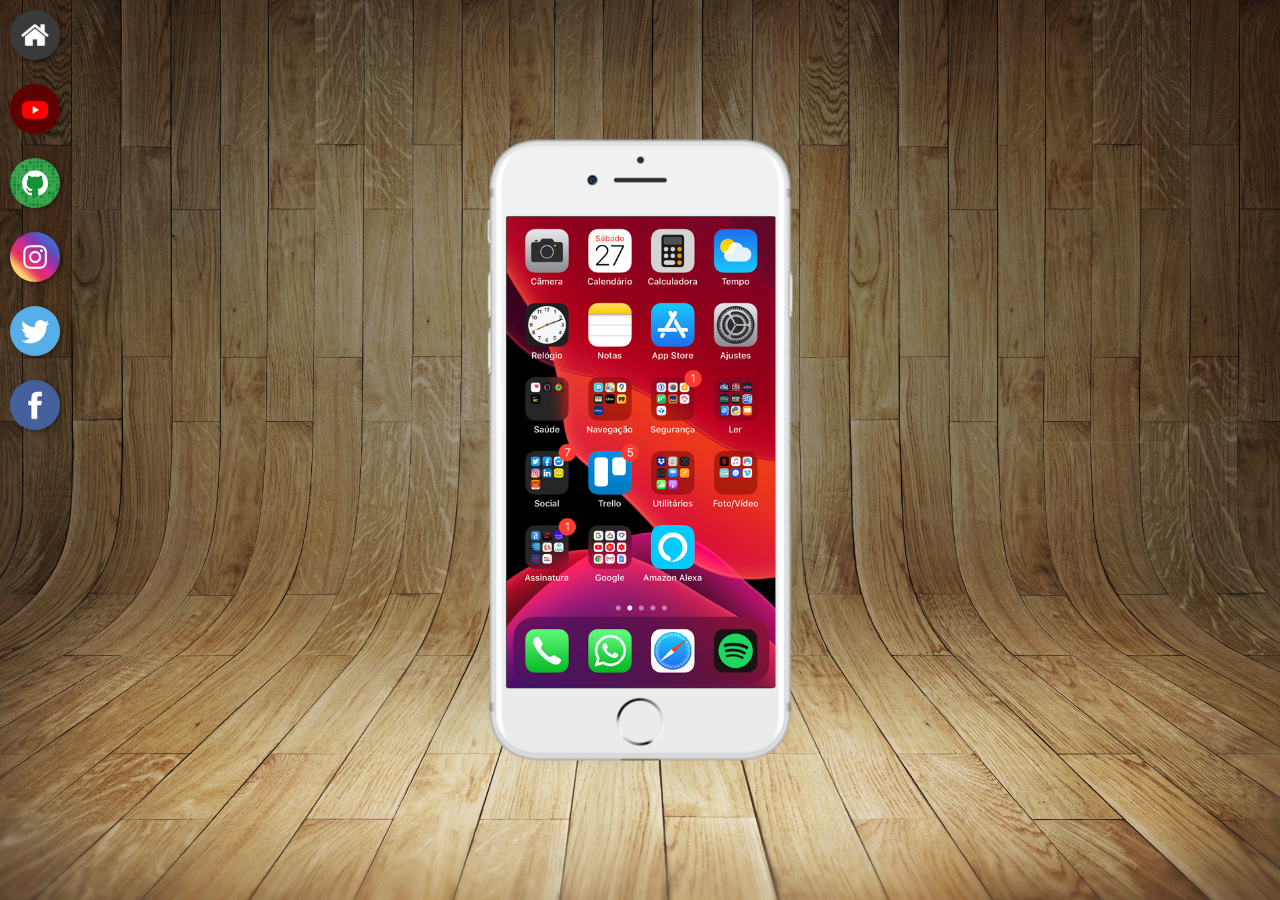
<file: index.html>
<!DOCTYPE html>
<html lang="pt-br">
<head>
    <meta charset="UTF-8">
    <meta name="viewport" content="width=device-width, initial-scale=1.0">
    <title>Projeto Redes Sociais</title>
    <link rel="shortcut icon" href="favicon.ico" type="image/x-icon">
    <link rel="stylesheet" href="estilos/style.css">
</head>
<body>
    <main>
        <section id="telefone">
            <iframe src="home.html" name="tela" id="tela" frameborder="0"> <!-- iframe para exibir na tela do celular -->
                Seu navegador não é compatível
            </iframe>
        </section>
        <section id="redes-sociais"> <!-- botões de redondos -->
            <a href="home.html" target="tela"><img src="imagens/logo-home.jpg" alt=""></a> <br>
            <a href="youtube.html" target="tela"><img src="imagens/logo-youtube.jpg" alt=""></a> <br>
            <a href="github.html" target="tela"><img src="imagens/logo-github.jpg" alt=""></a> <br>
            <a href="instagram.html" target="tela"><img src="imagens/logo-instagram.jpg" alt=""></a> <br>
            <a href="twitter.html" target="tela"><img src="imagens/logo-twitter.jpg" alt=""></a> <br>
            <a href="facebook.html" target="tela"><img src="imagens/logo-facebook.jpg" alt=""></a> 
        </section>
    </main>
</body>
</html>
</file>
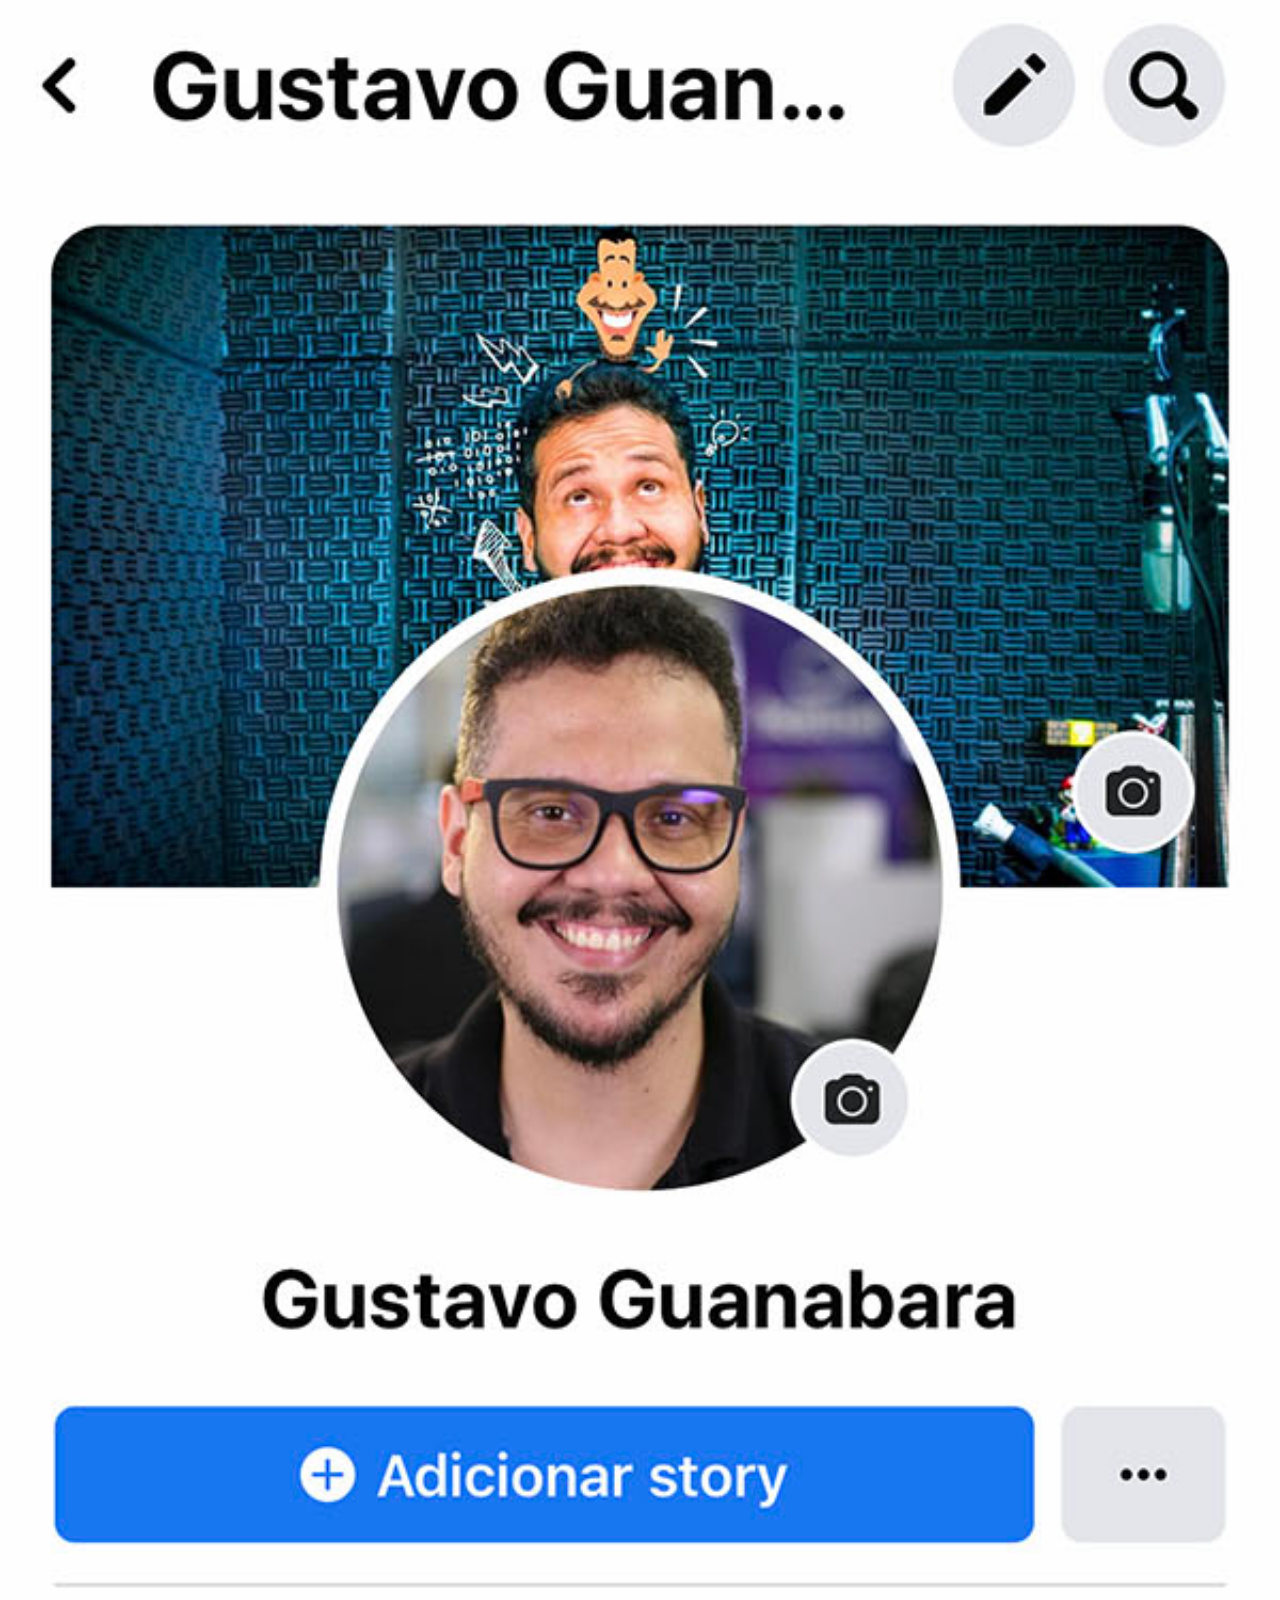
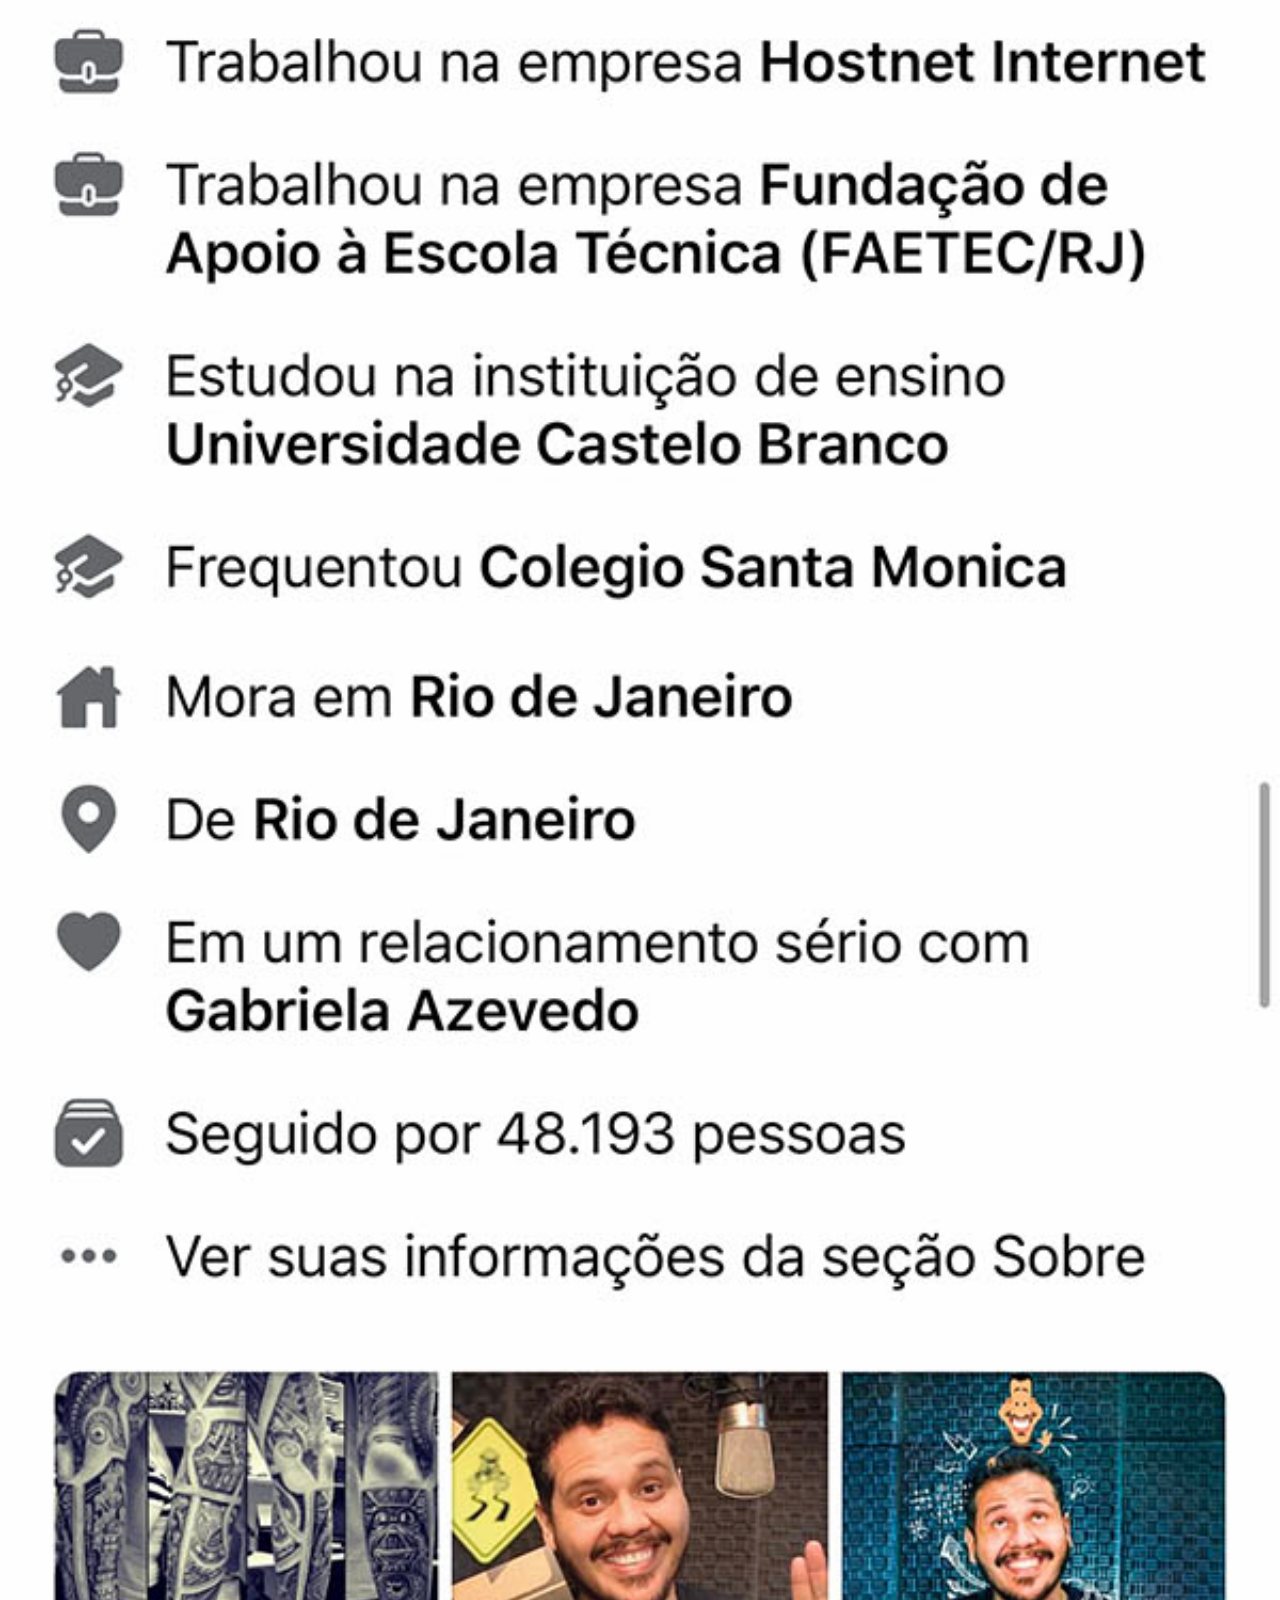
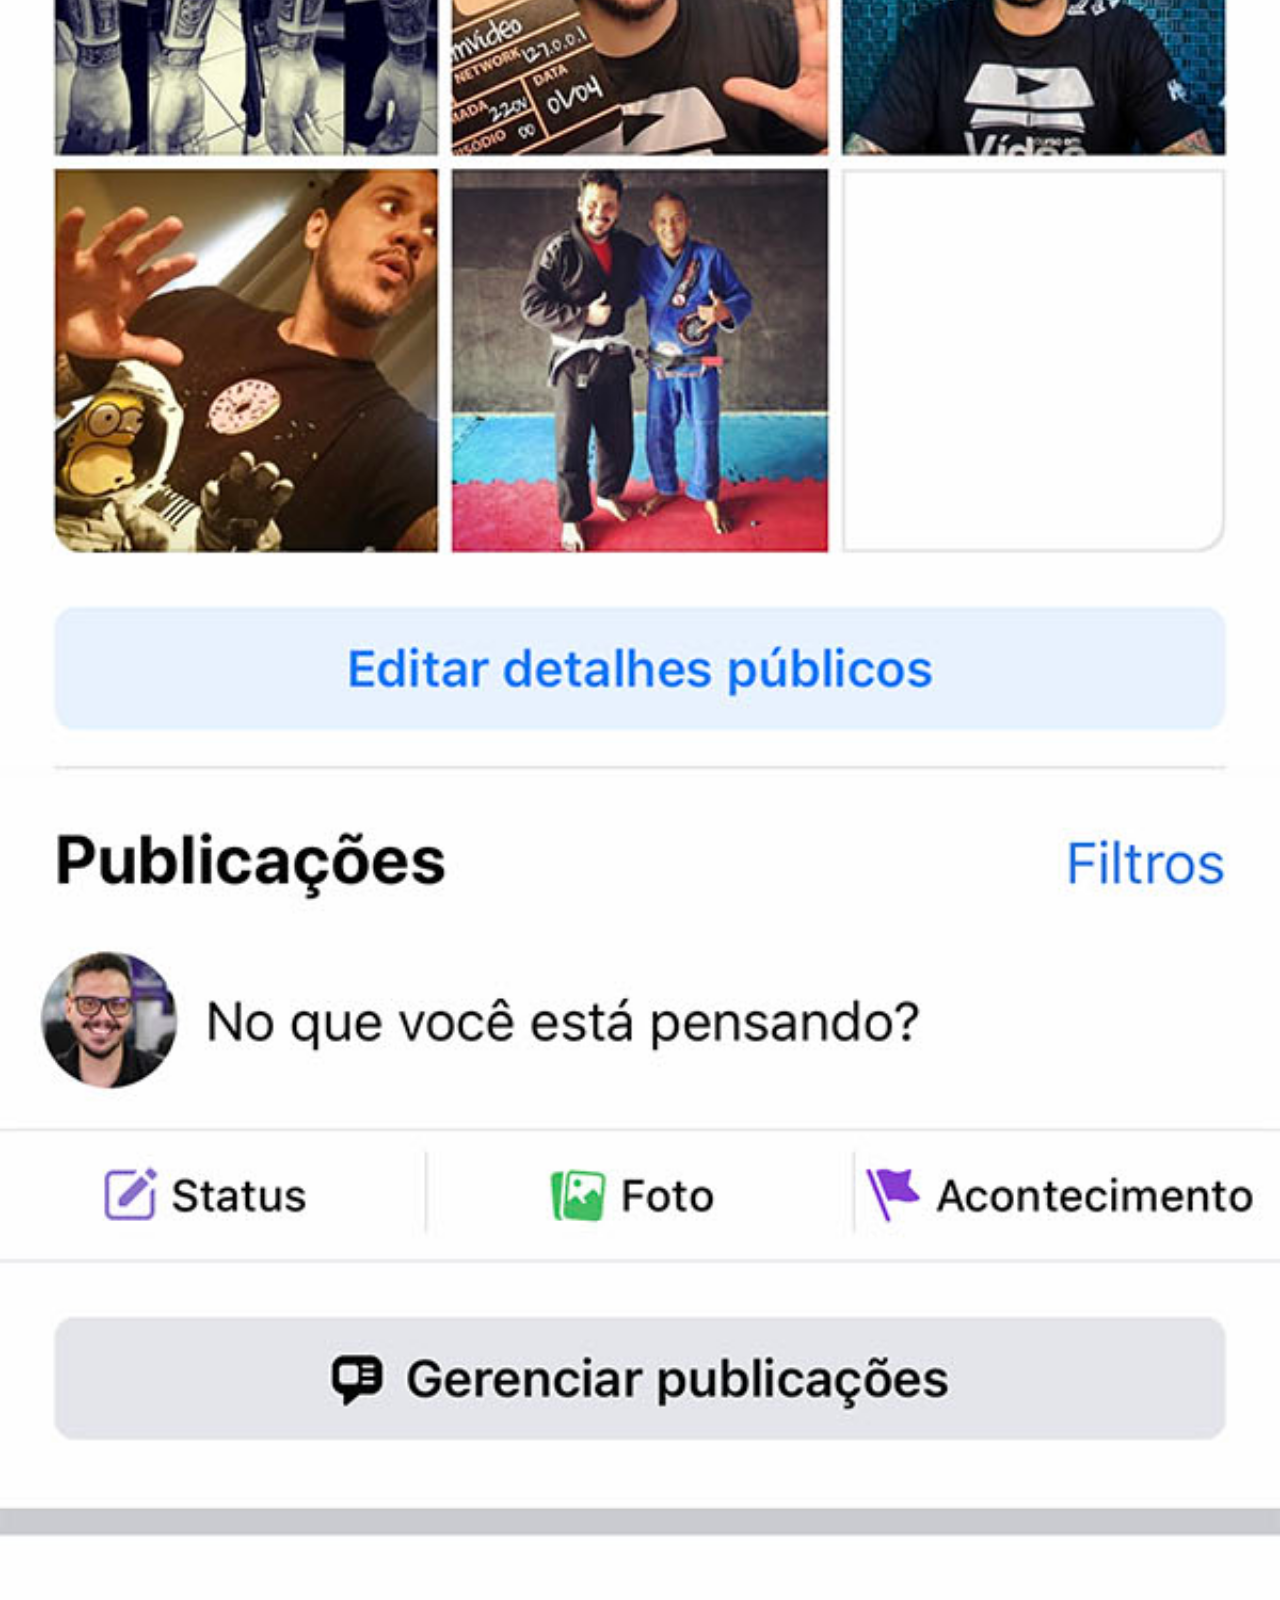
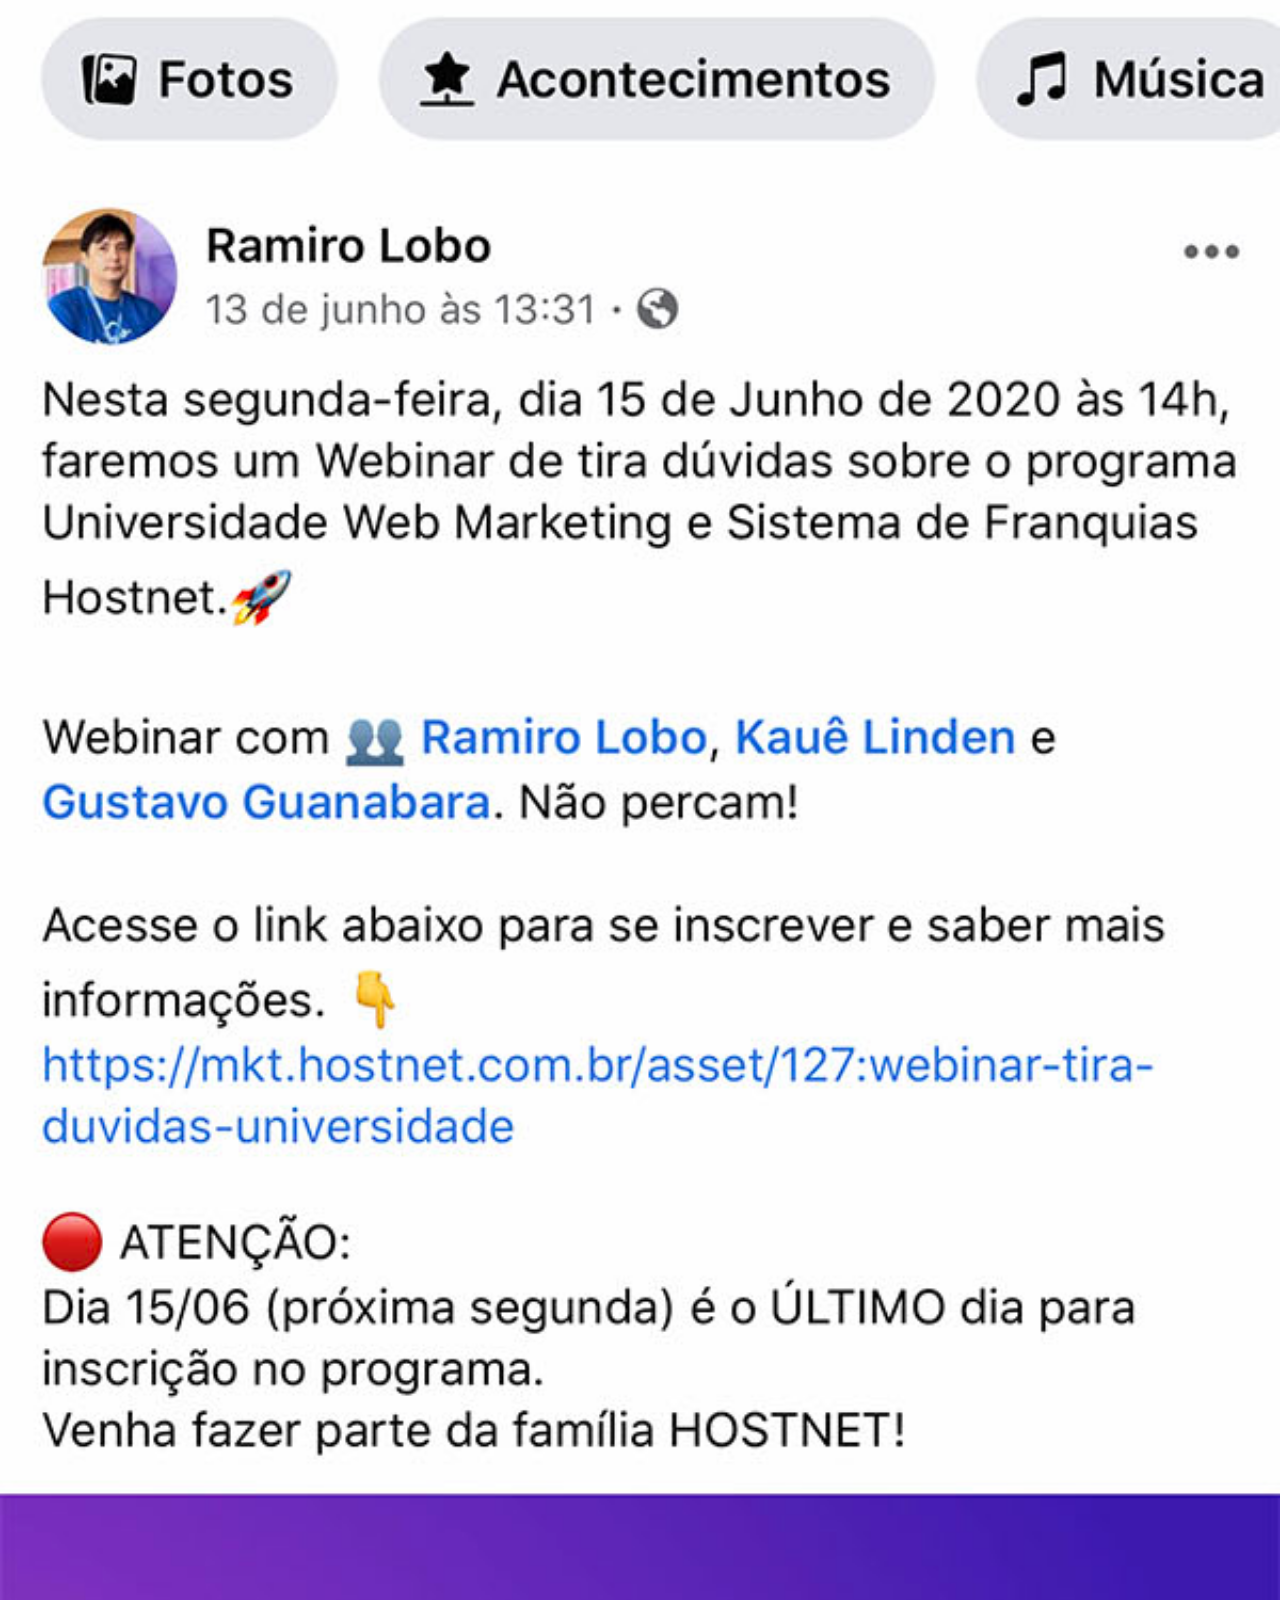
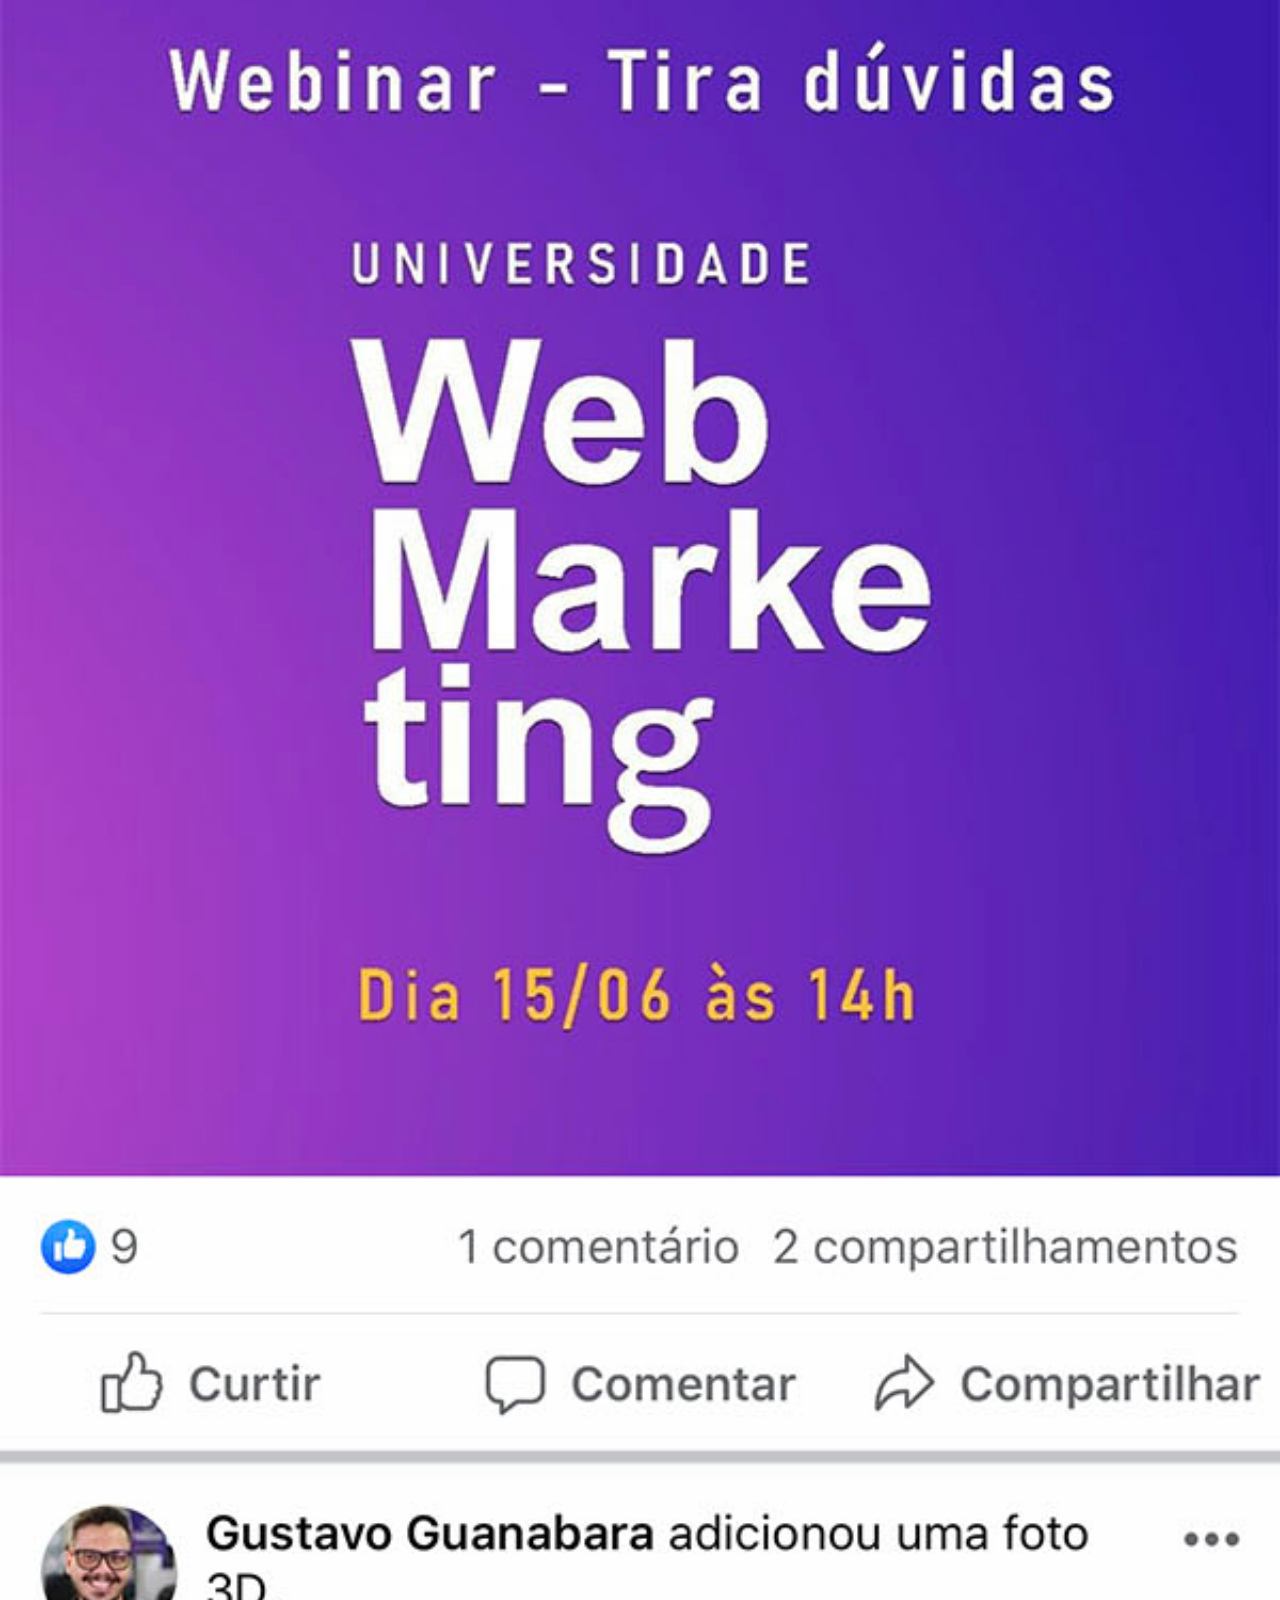
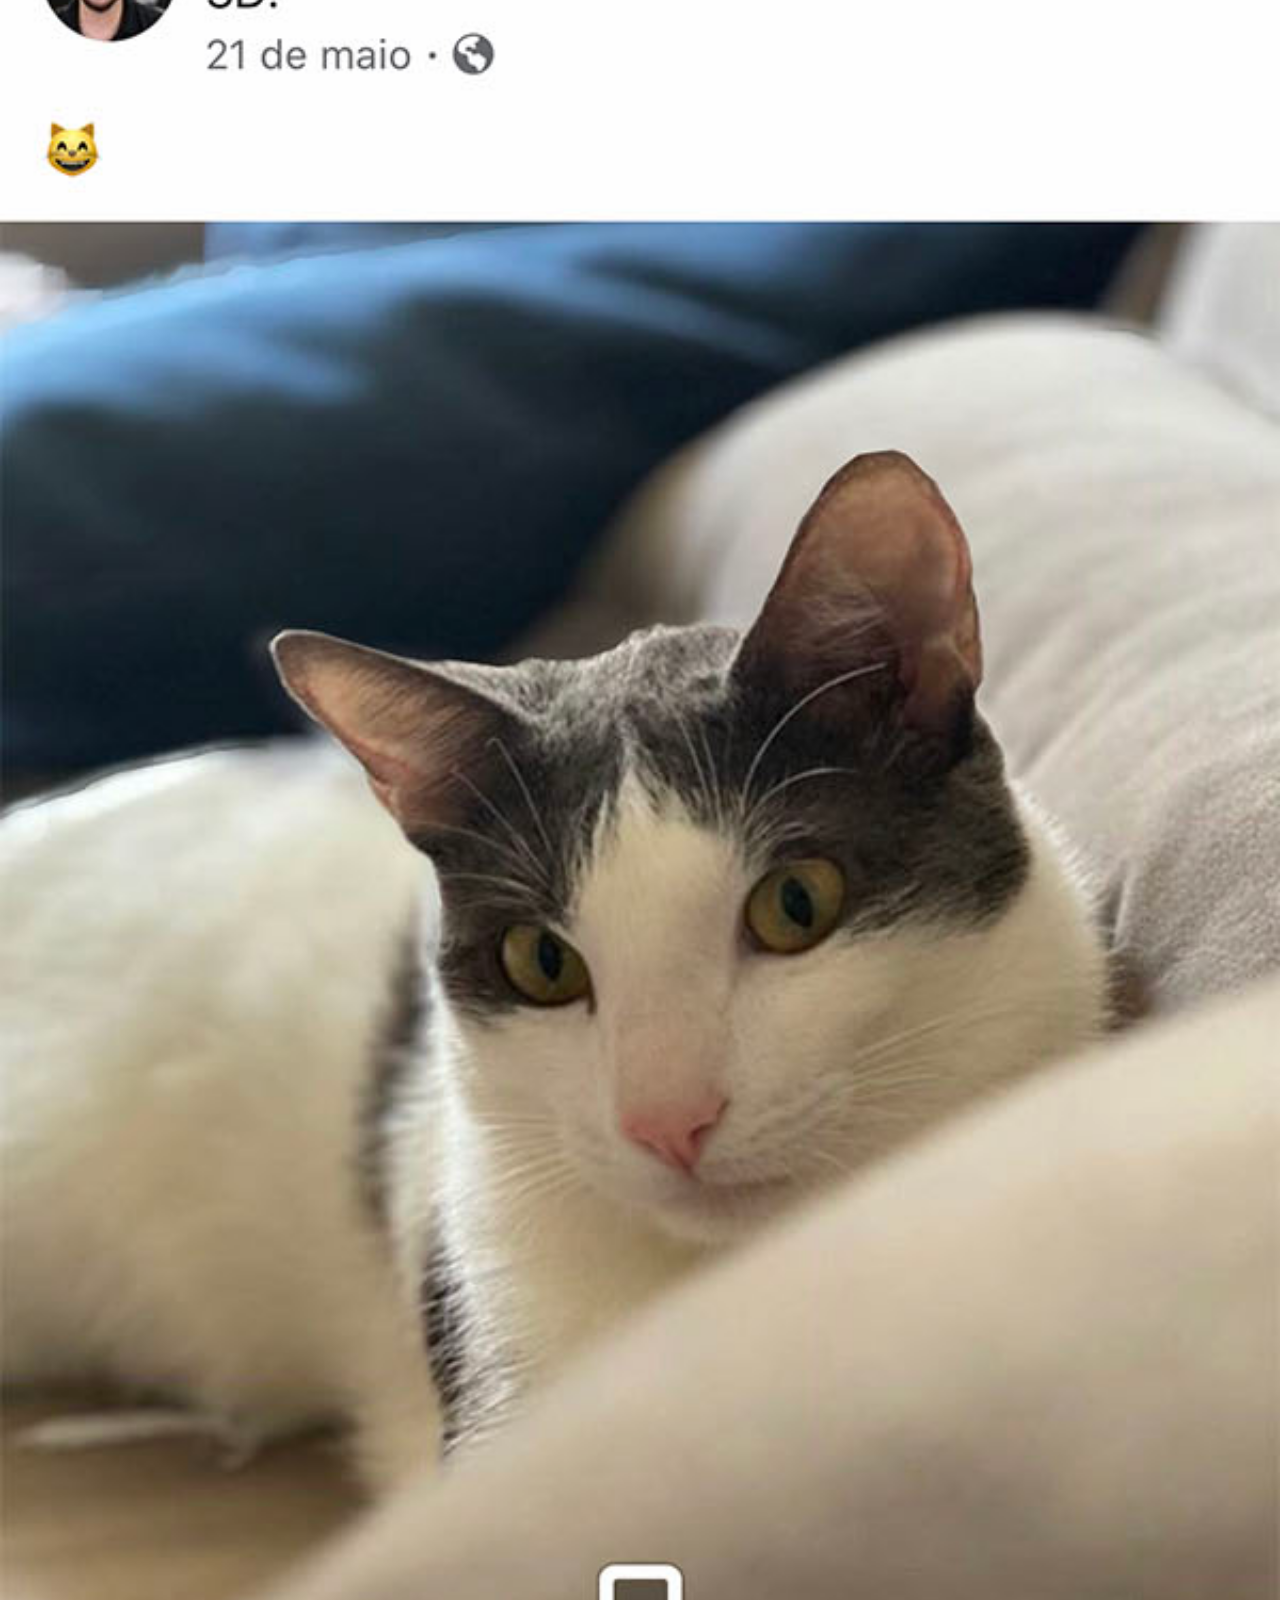
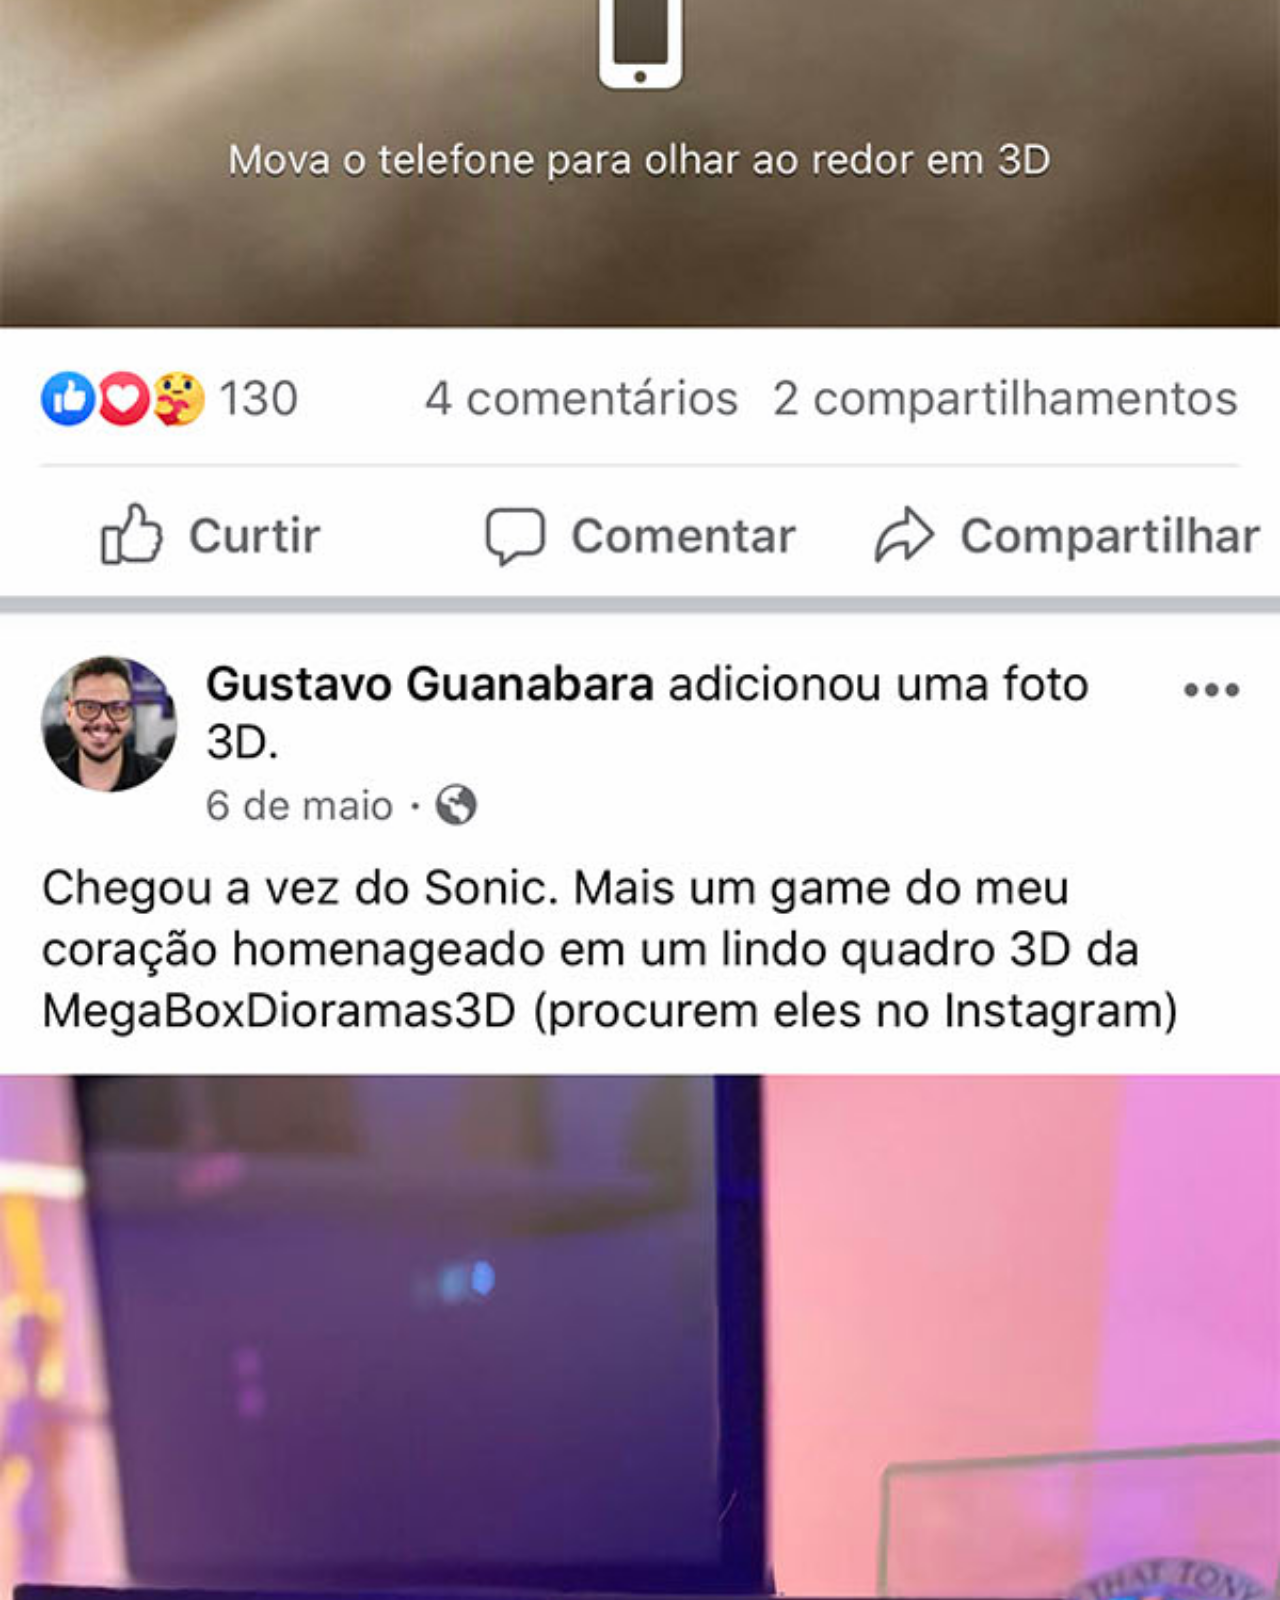
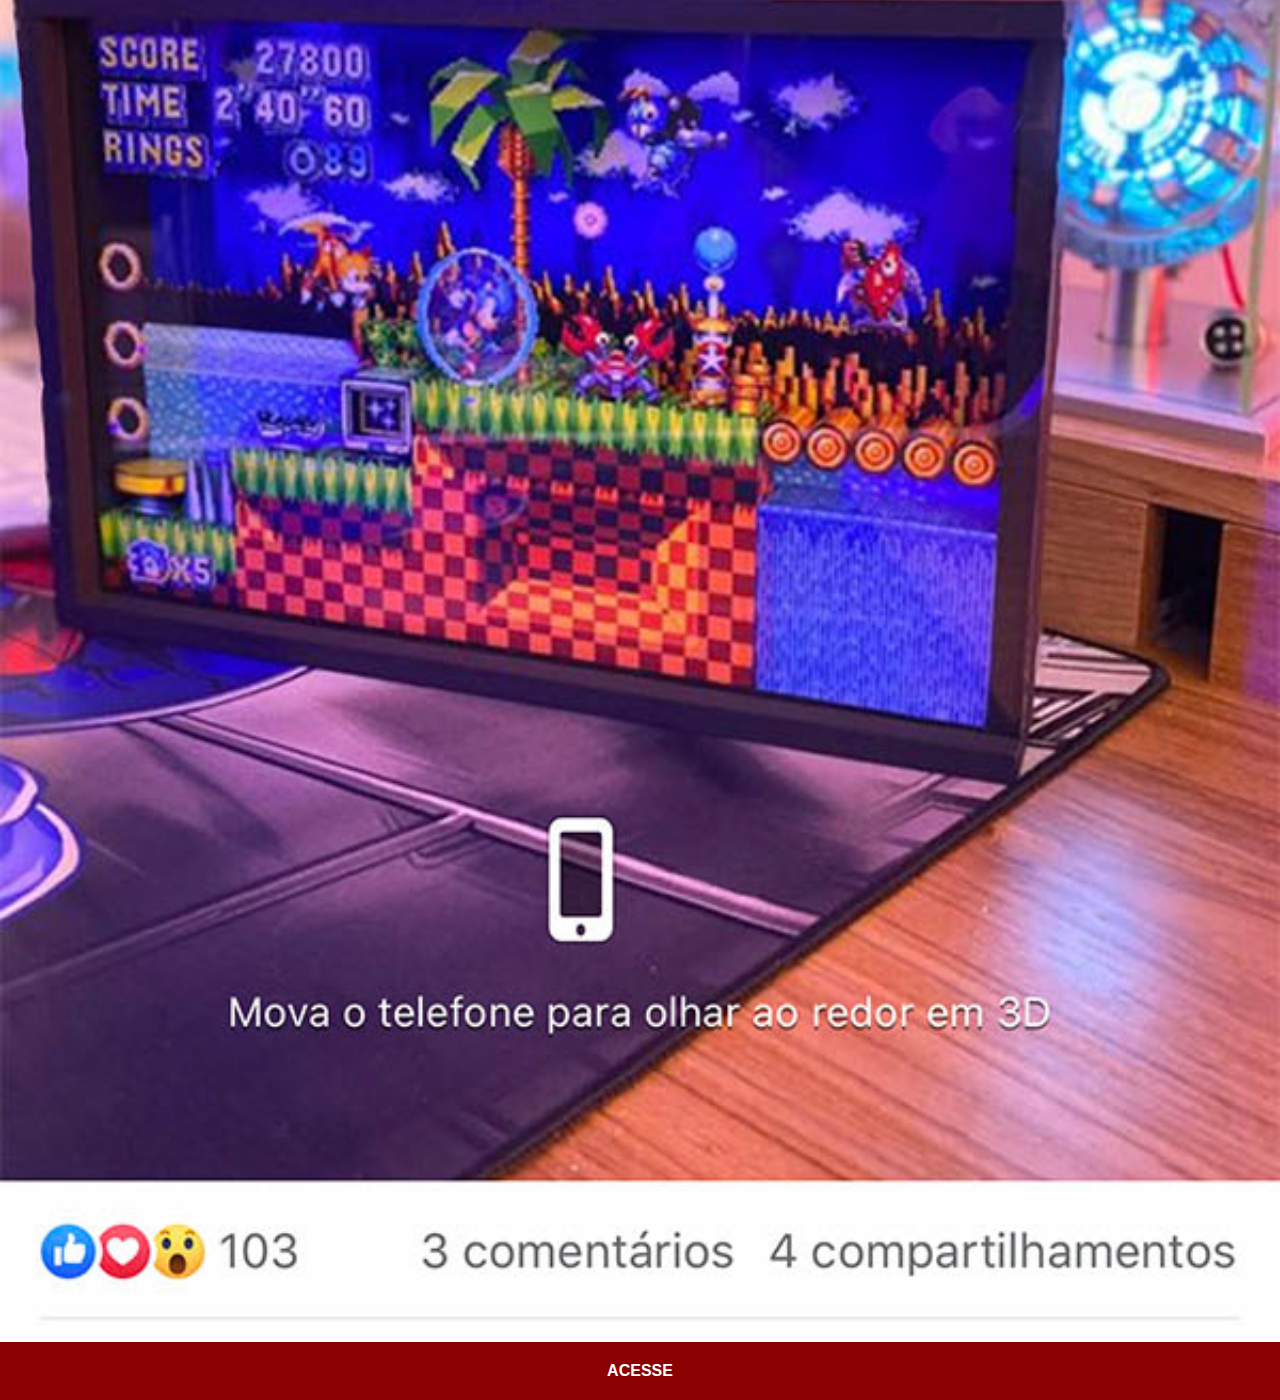
<file: facebook.html>
<!DOCTYPE html>
<html lang="pt-br">
<head>
    <meta charset="UTF-8">
    <meta name="viewport" content="width=device-width, initial-scale=1.0">
    <title>Facebook</title>
    <link rel="stylesheet" href="estilos/social.css">
</head>
<body>
    <img src="imagens/tela-facebook.jpg" alt="">
    <a href="https://www.facebook.com/gustavoguanabara" target="_blank">ACESSE</a>
</body>
</html>
</file>
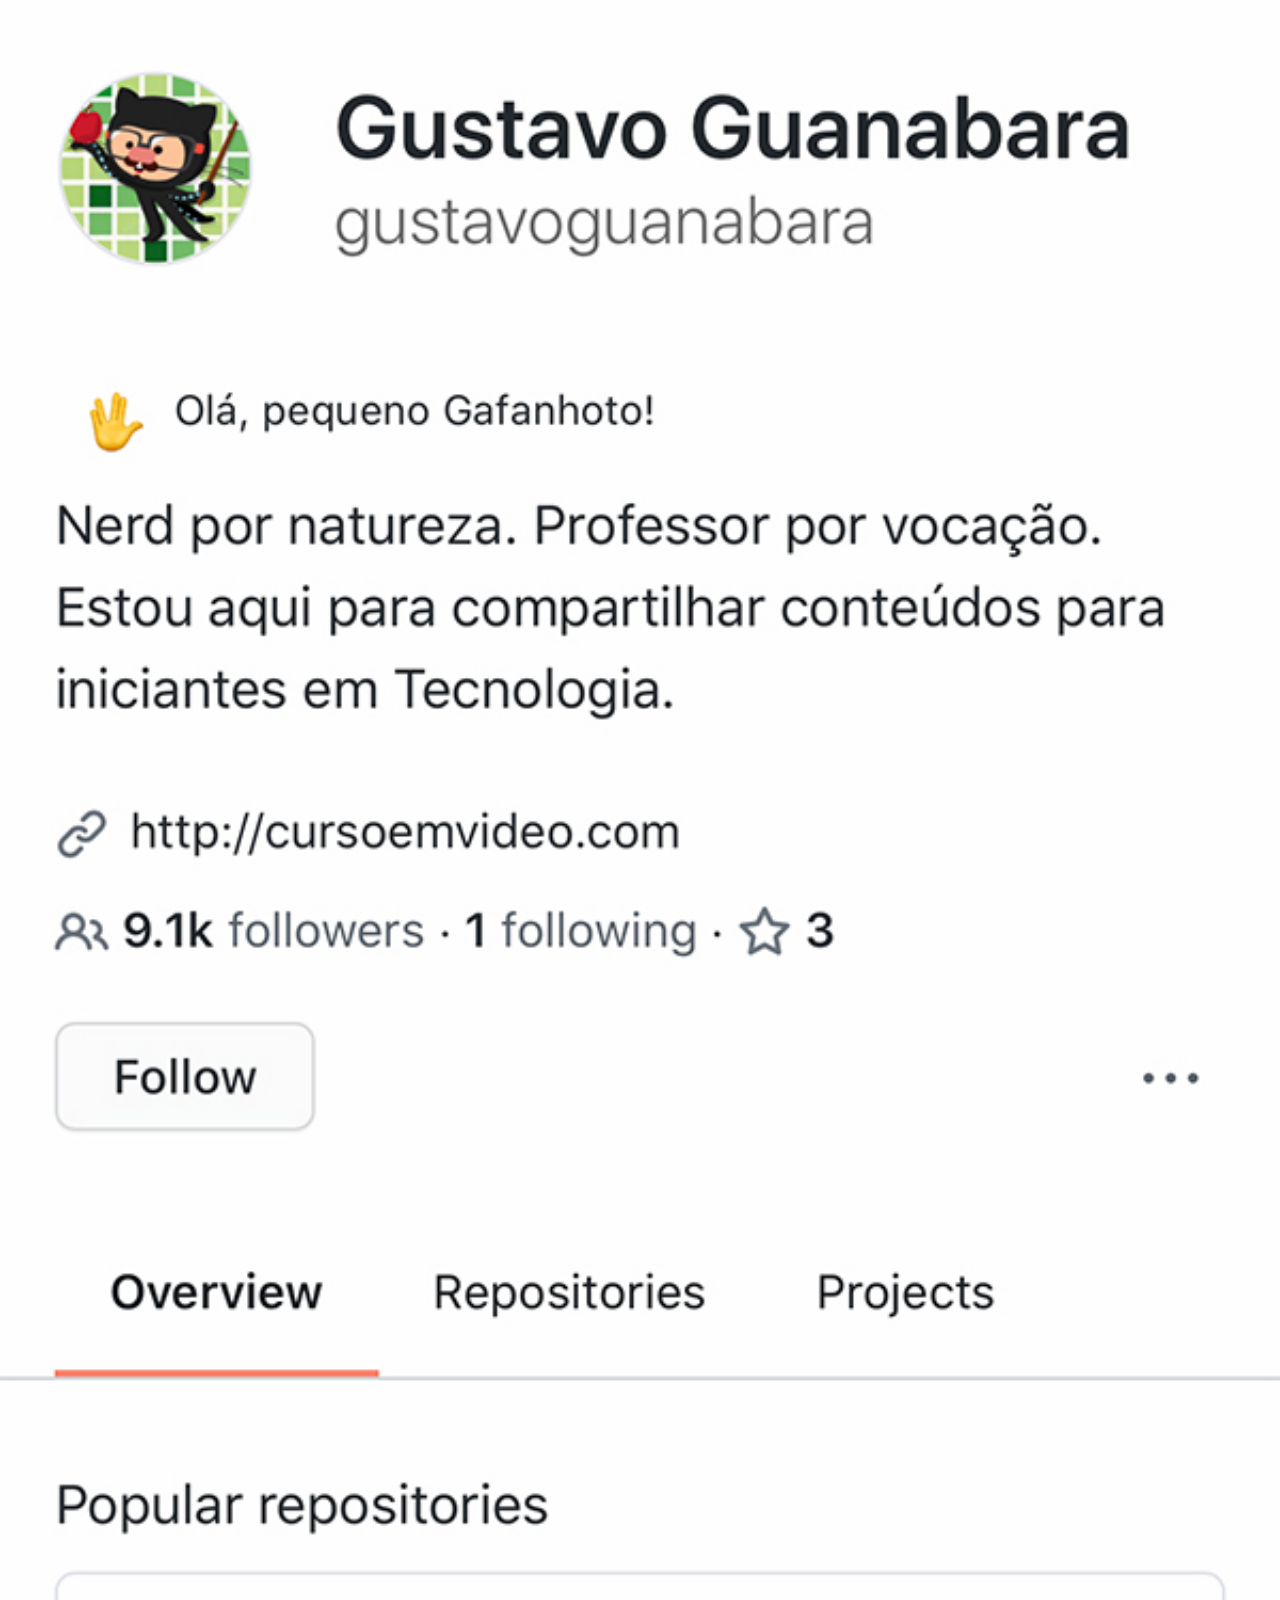
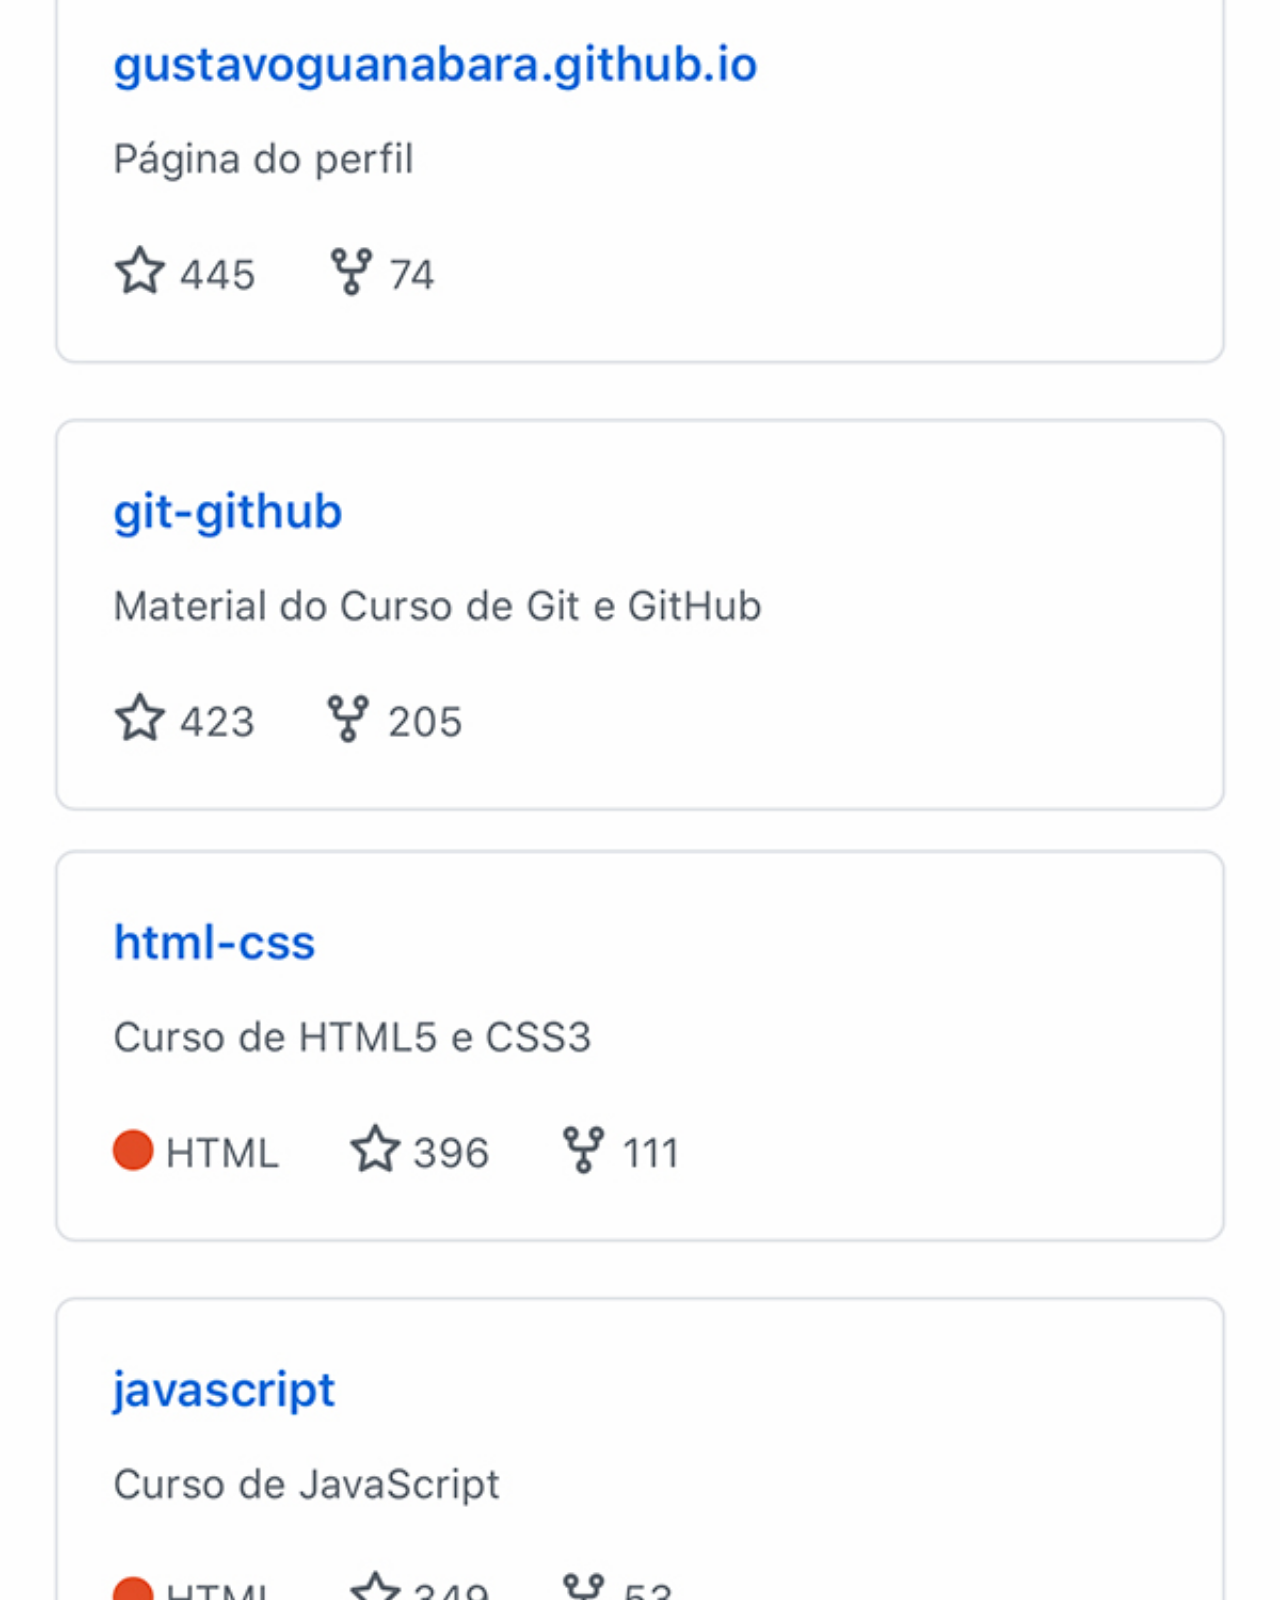
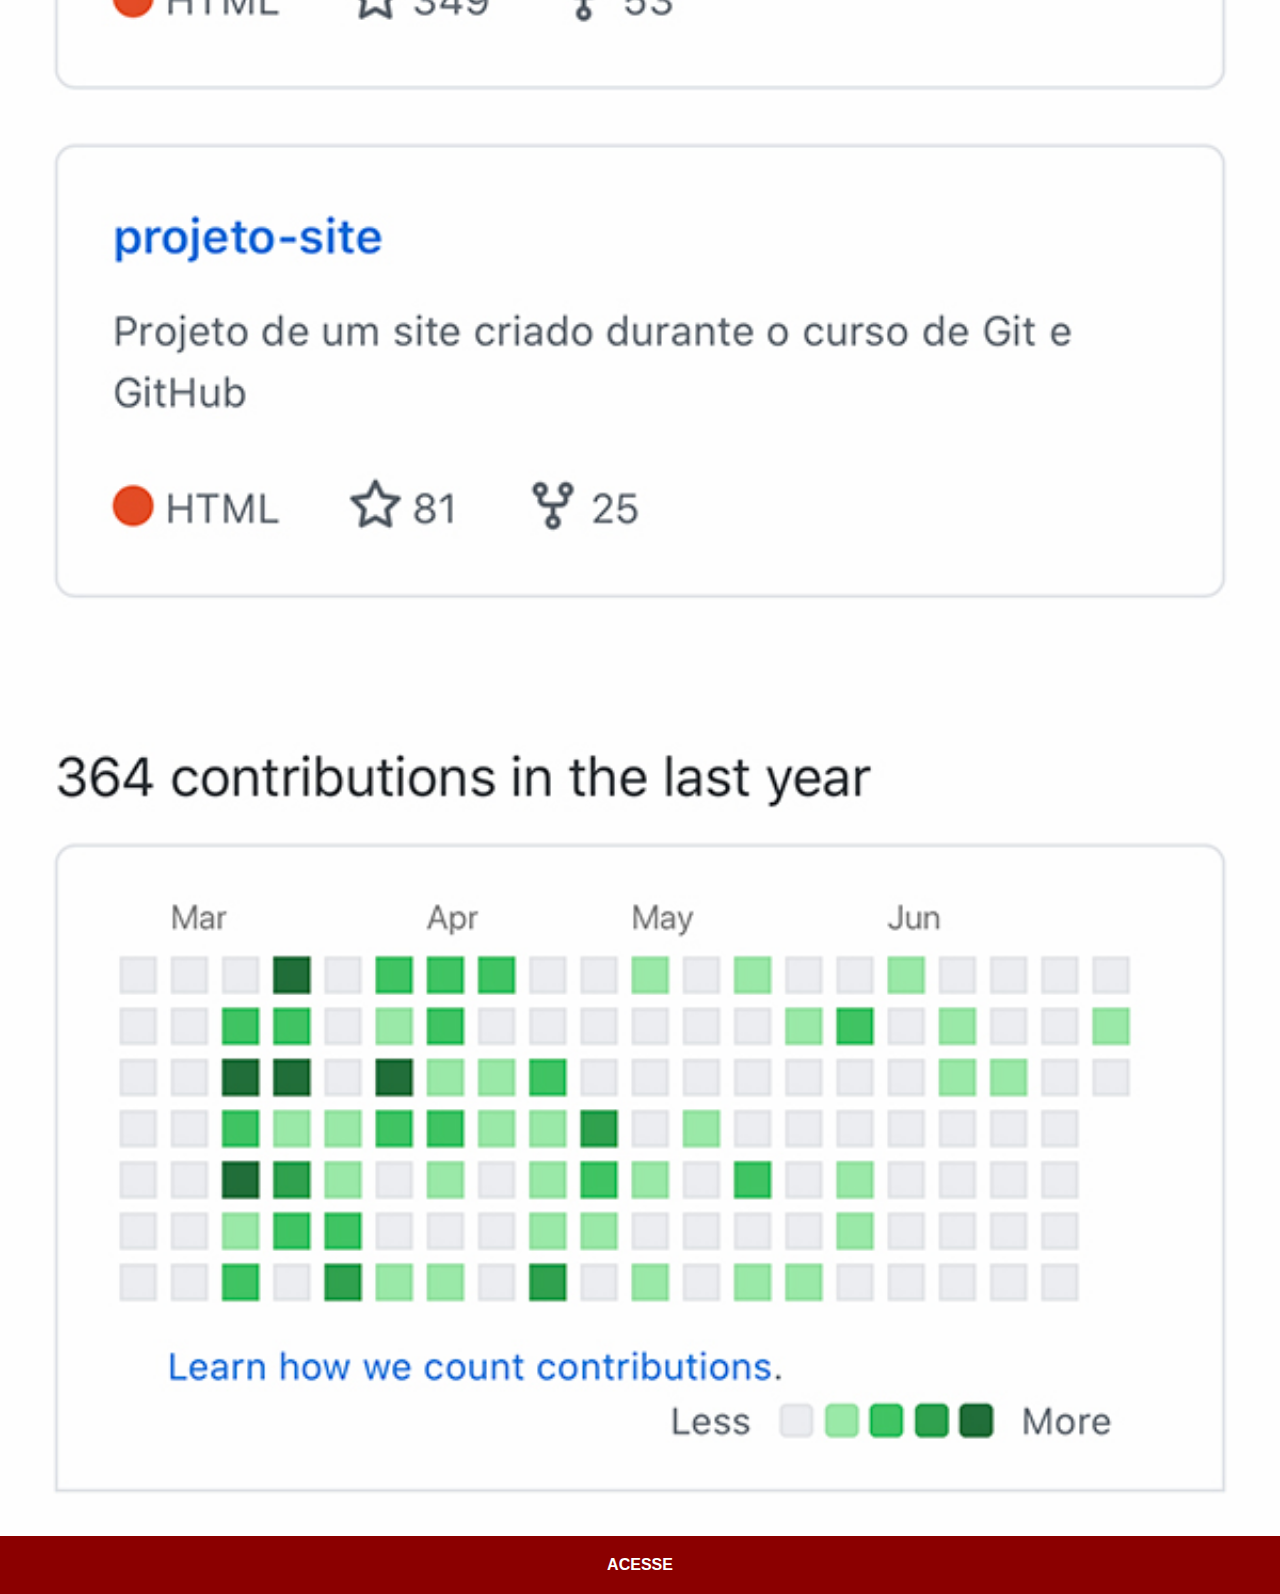
<file: github.html>
<!DOCTYPE html>
<html lang="pt-br">
<head>
    <meta charset="UTF-8">
    <meta name="viewport" content="width=device-width, initial-scale=1.0">
    <title>GitHub</title>
    <link rel="stylesheet" href="estilos/social.css">
</head>
<body>
    <img src="imagens/tela-github.jpg" alt="">
    <a href="https://github.com/professorguanabara" target="_blank">ACESSE</a>
</body>
</html>
</file>
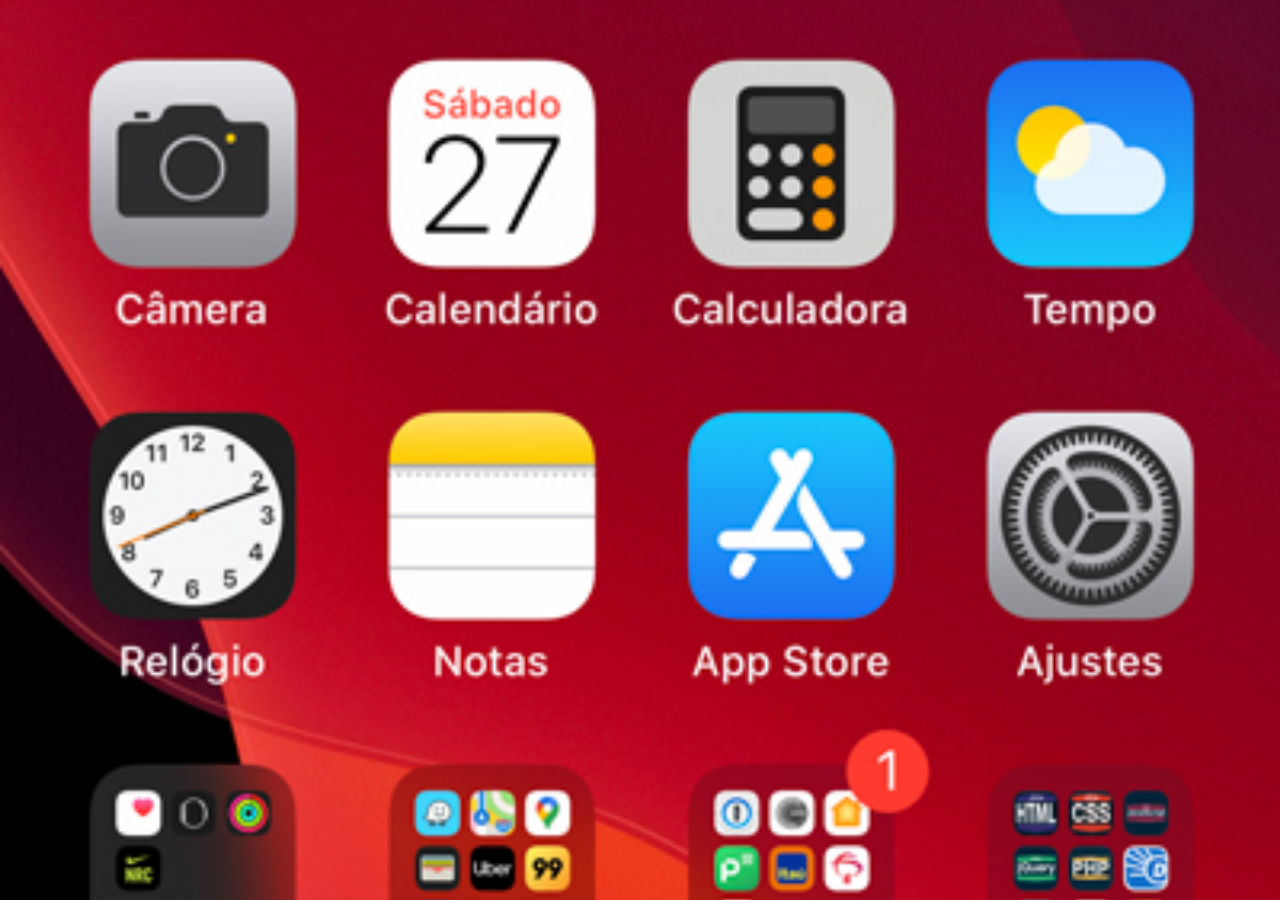
<file: home.html>
<!DOCTYPE html>
<html lang="pt-br">
<head>
    <meta charset="UTF-8">
    <meta name="viewport" content="width=device-width, initial-scale=1.0">
    <title>Home</title>
    <style>
        *{
            margin: 0px;
            padding: 0px;
        }
        body{
            width: 100vw;
            height: 100vh;
            background:black url('imagens/tela-home.jpg') no-repeat top center/cover;
        }
    </style>
</head>
<body>
    
</body>
</html>
</file>
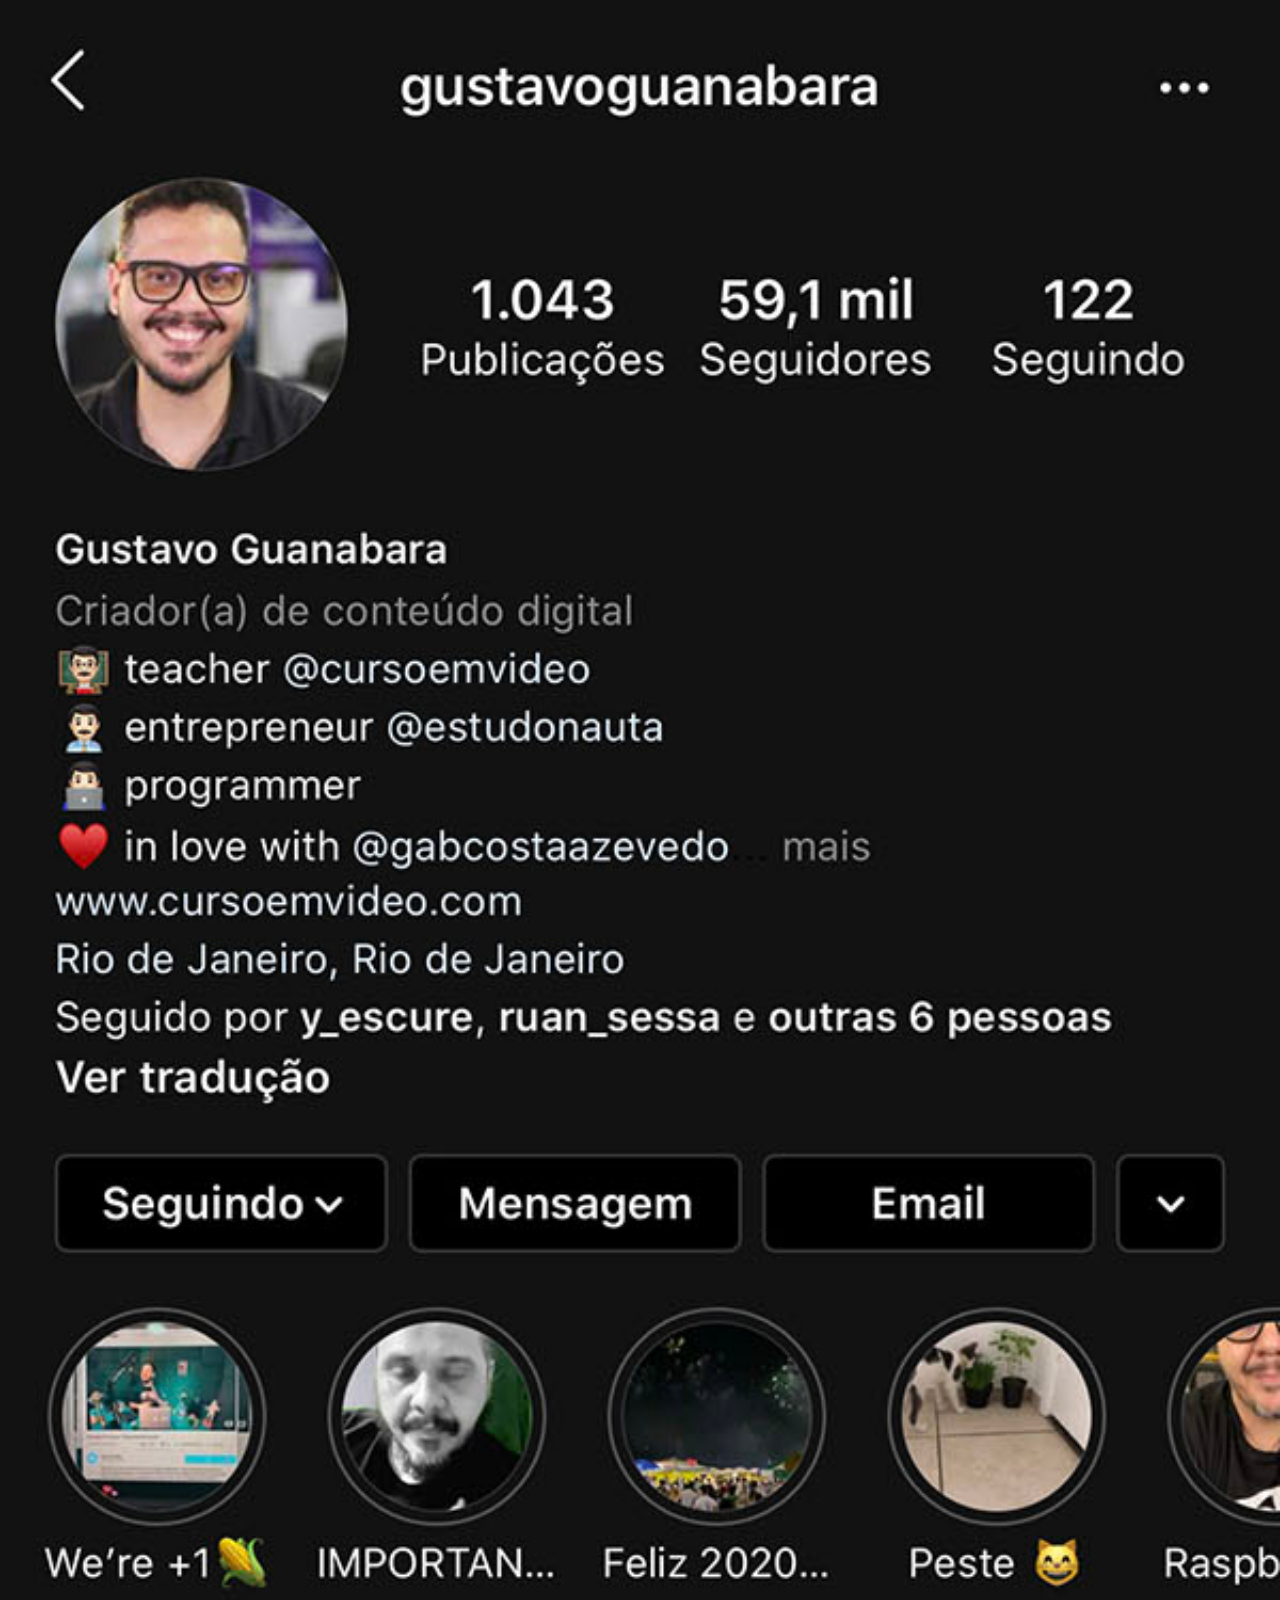
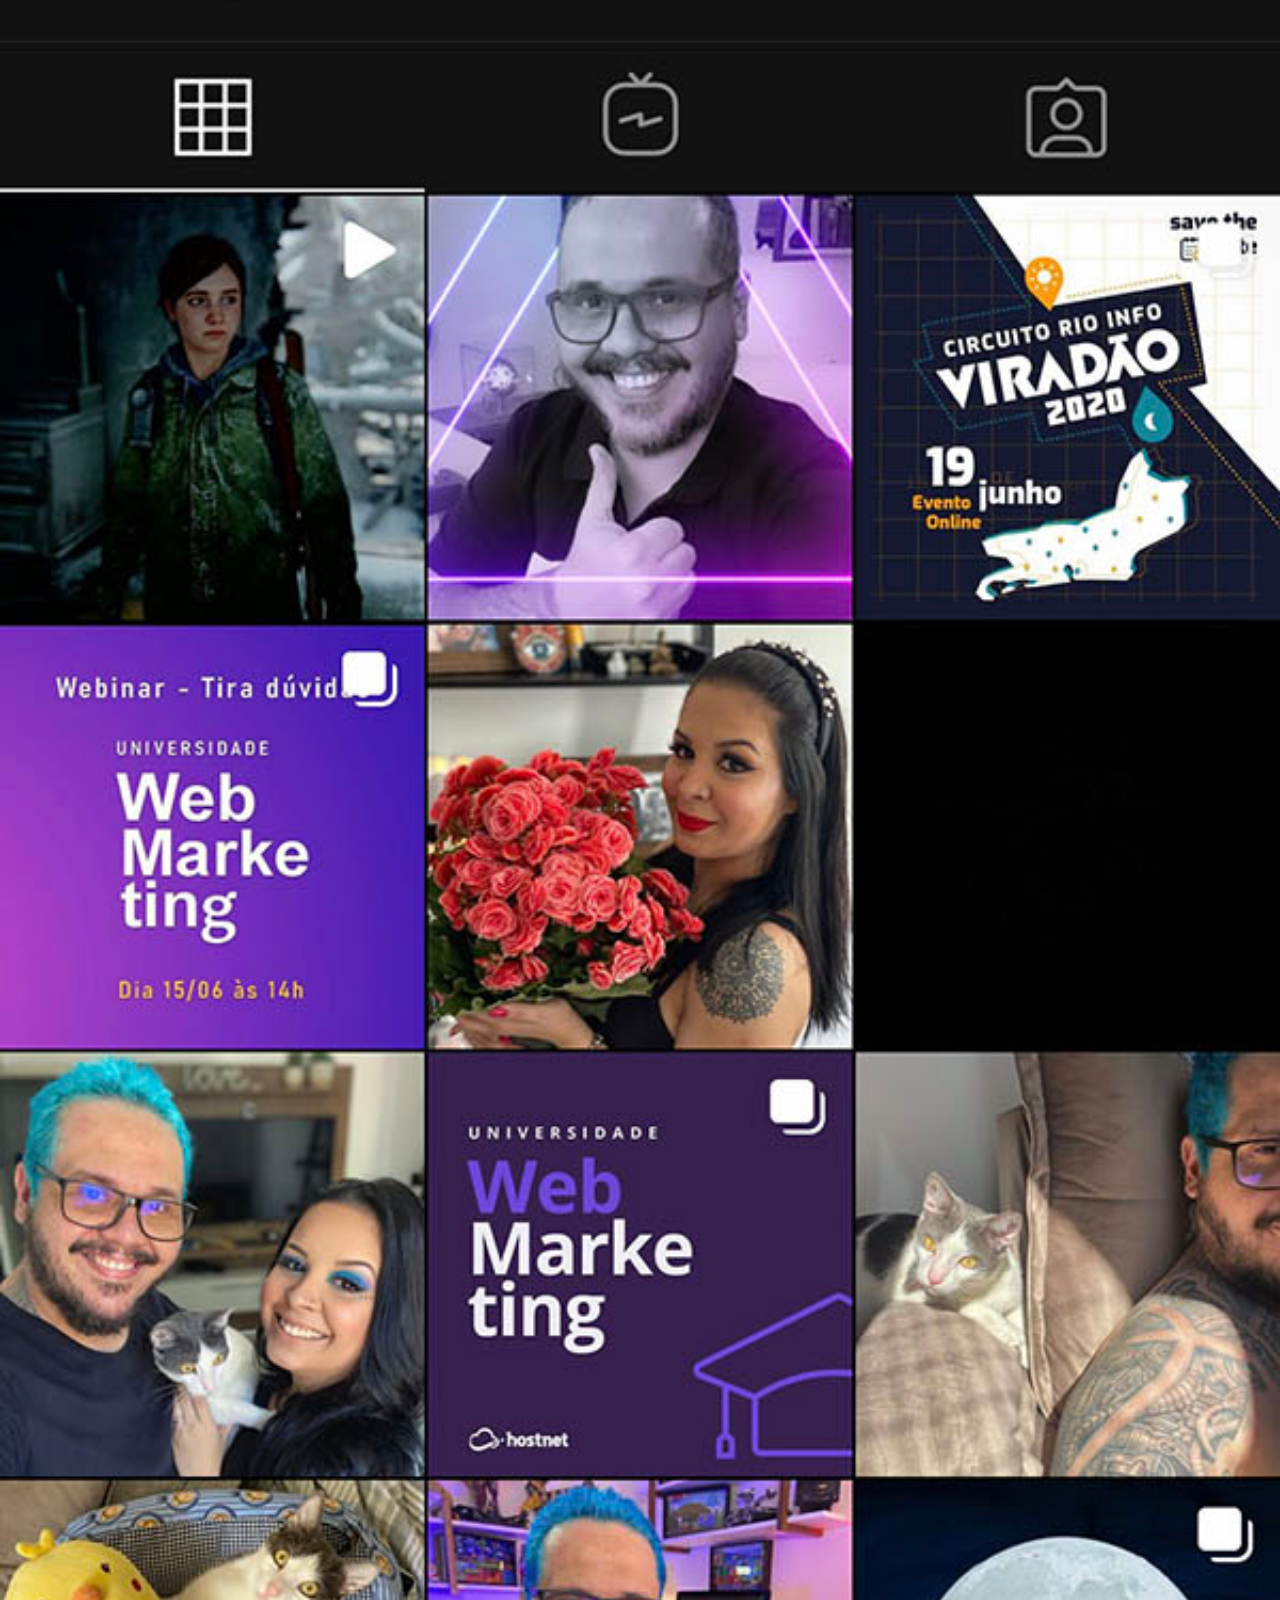
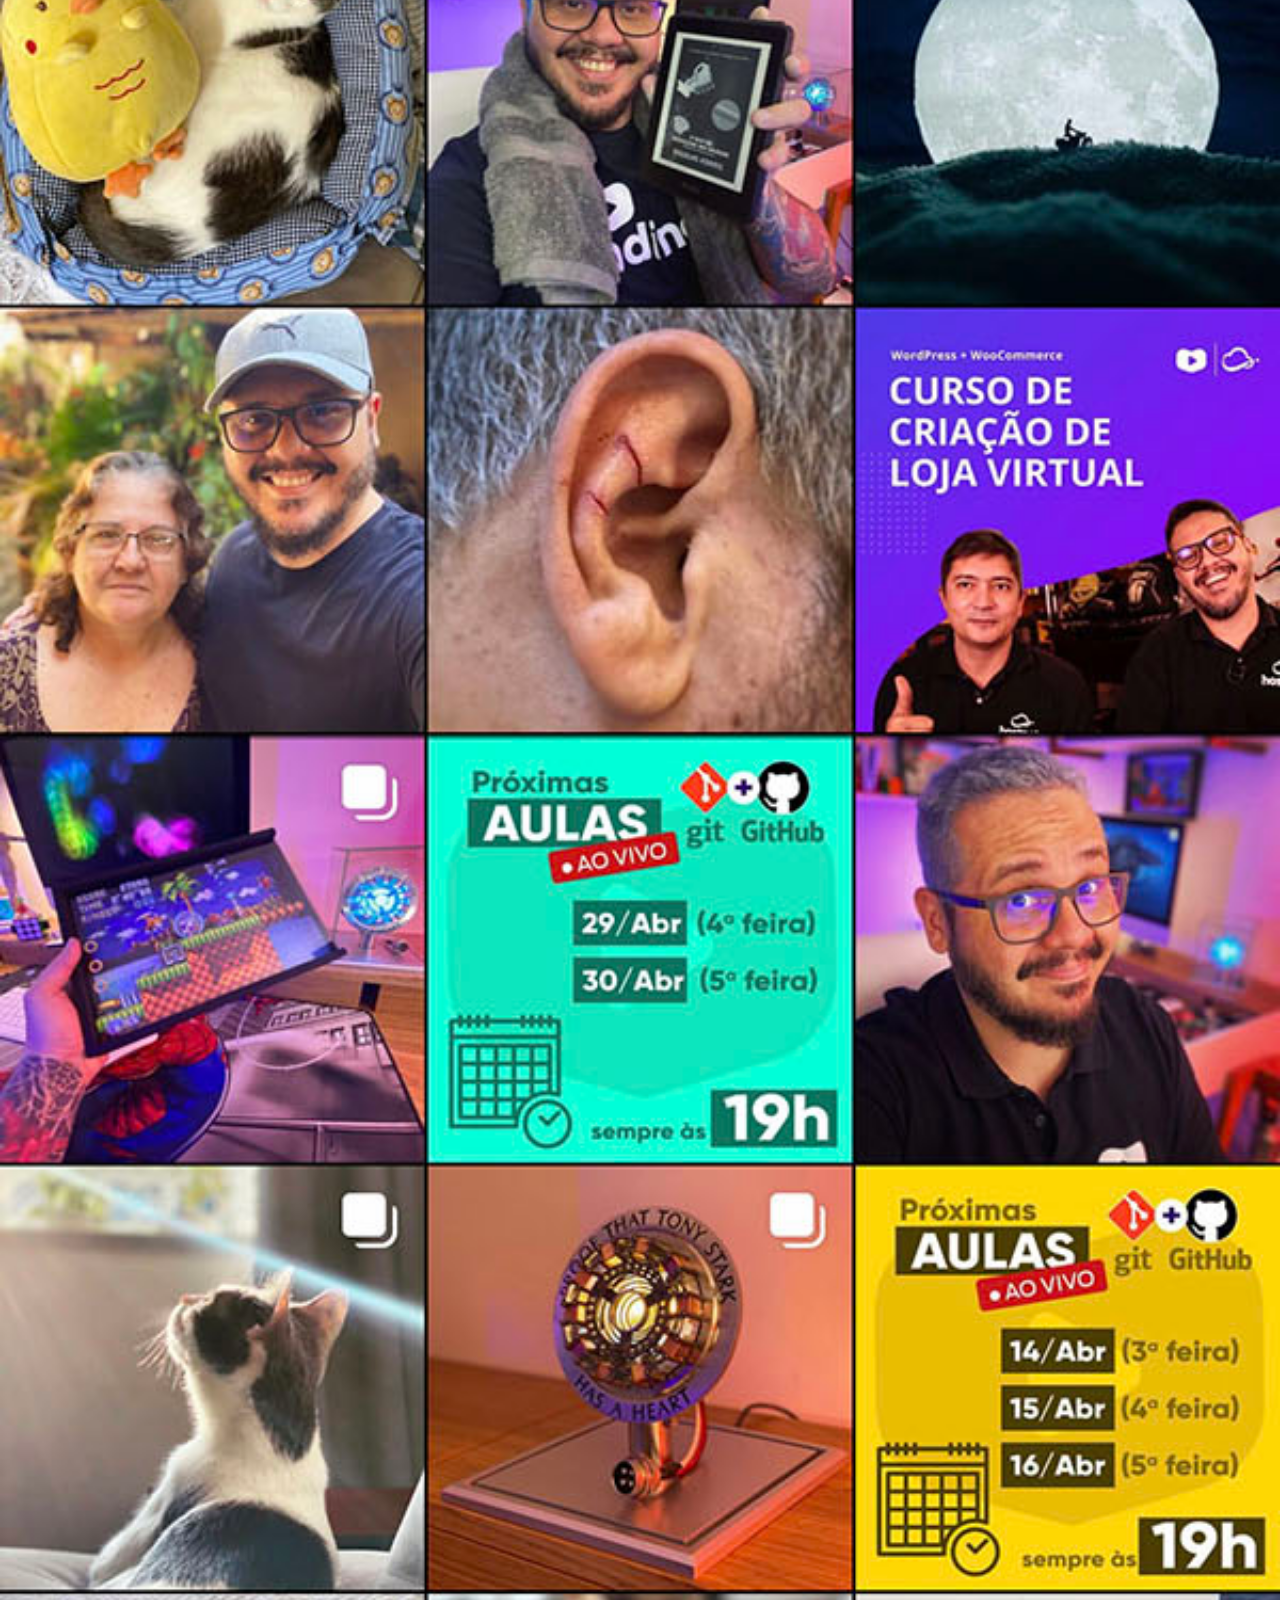
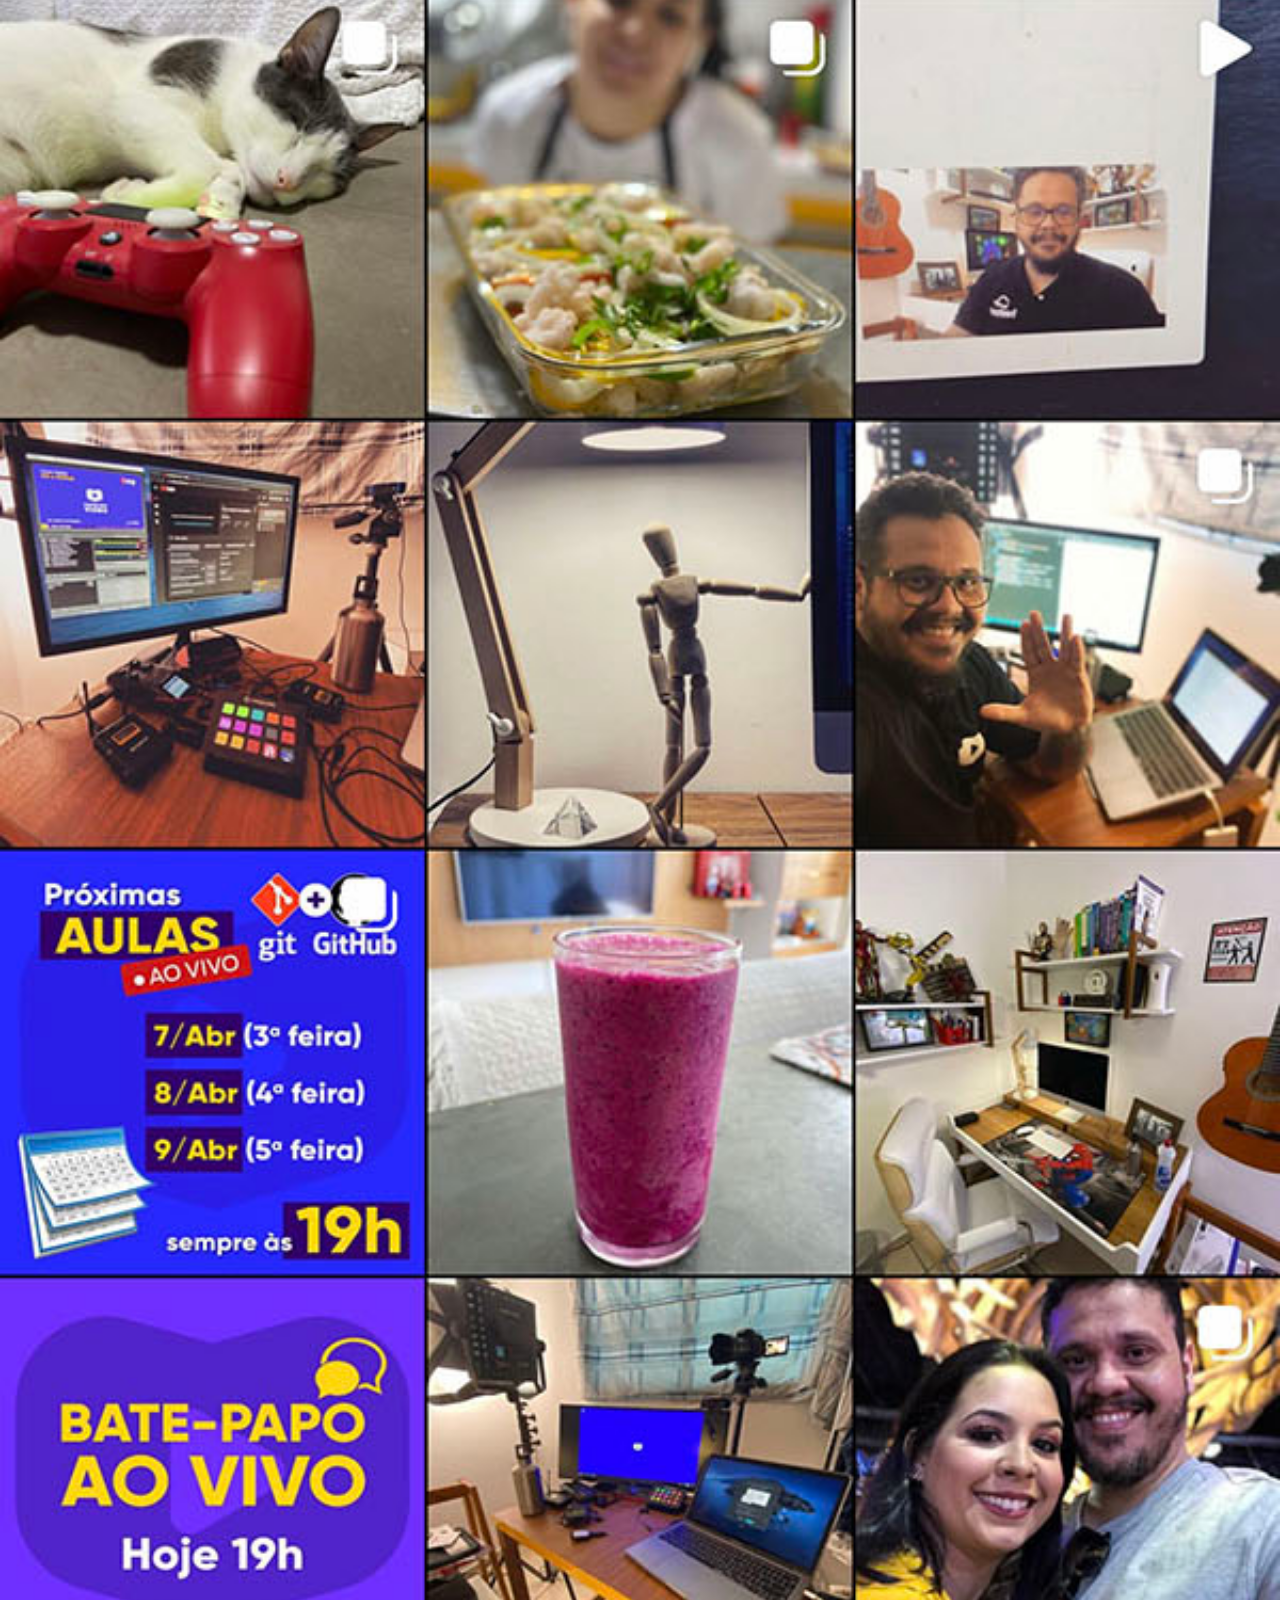
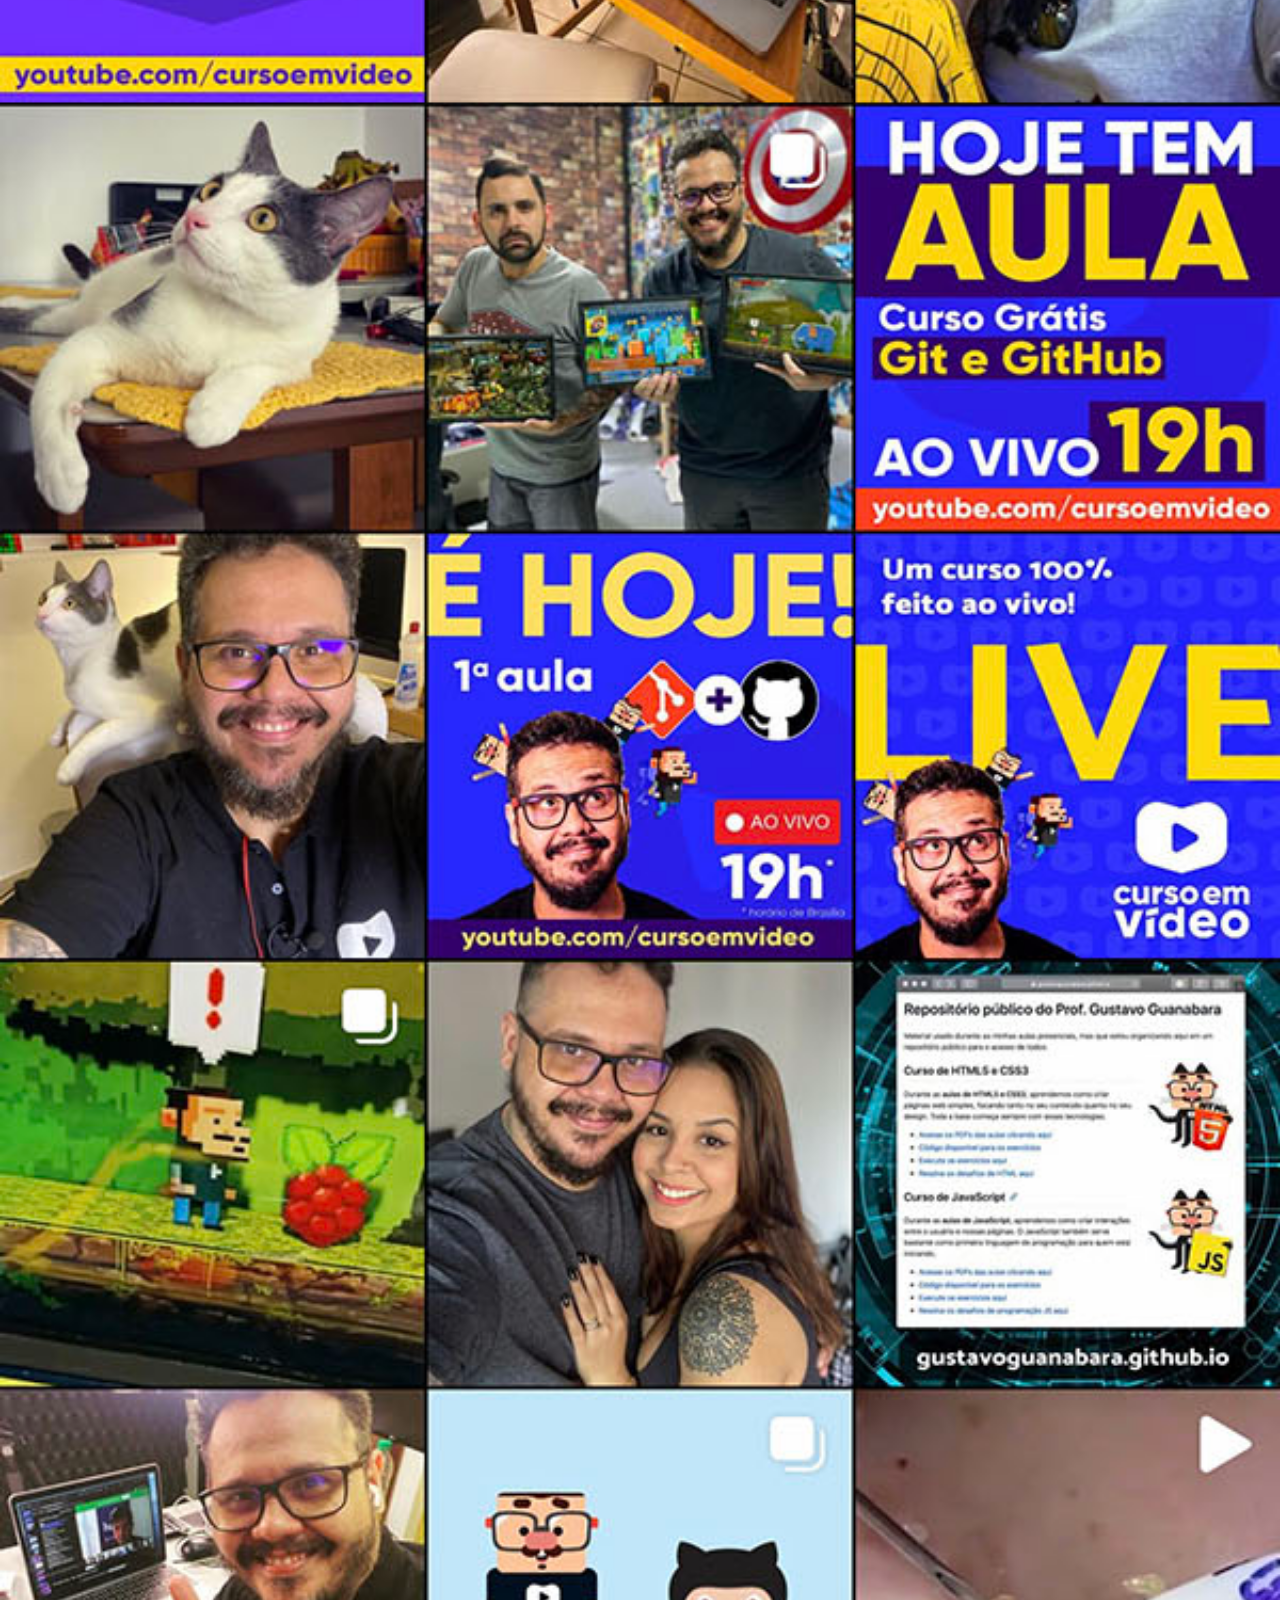
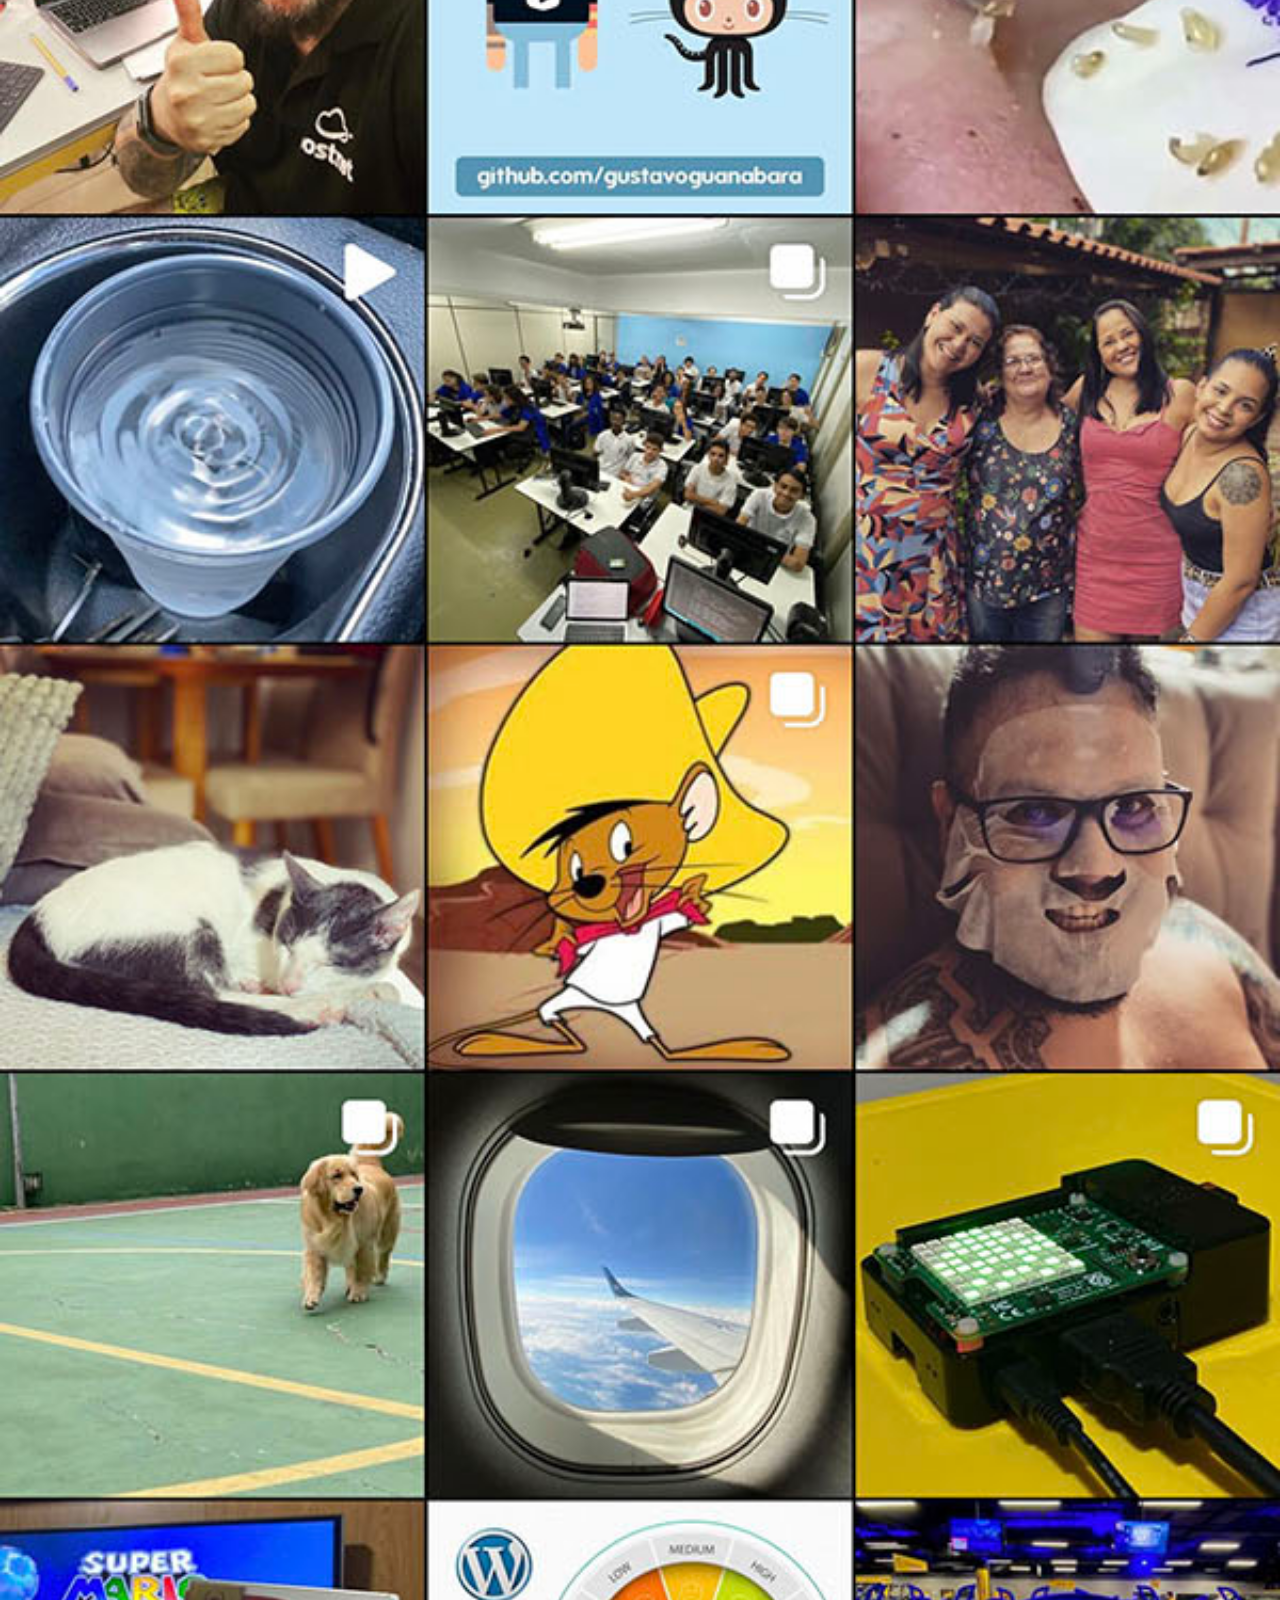
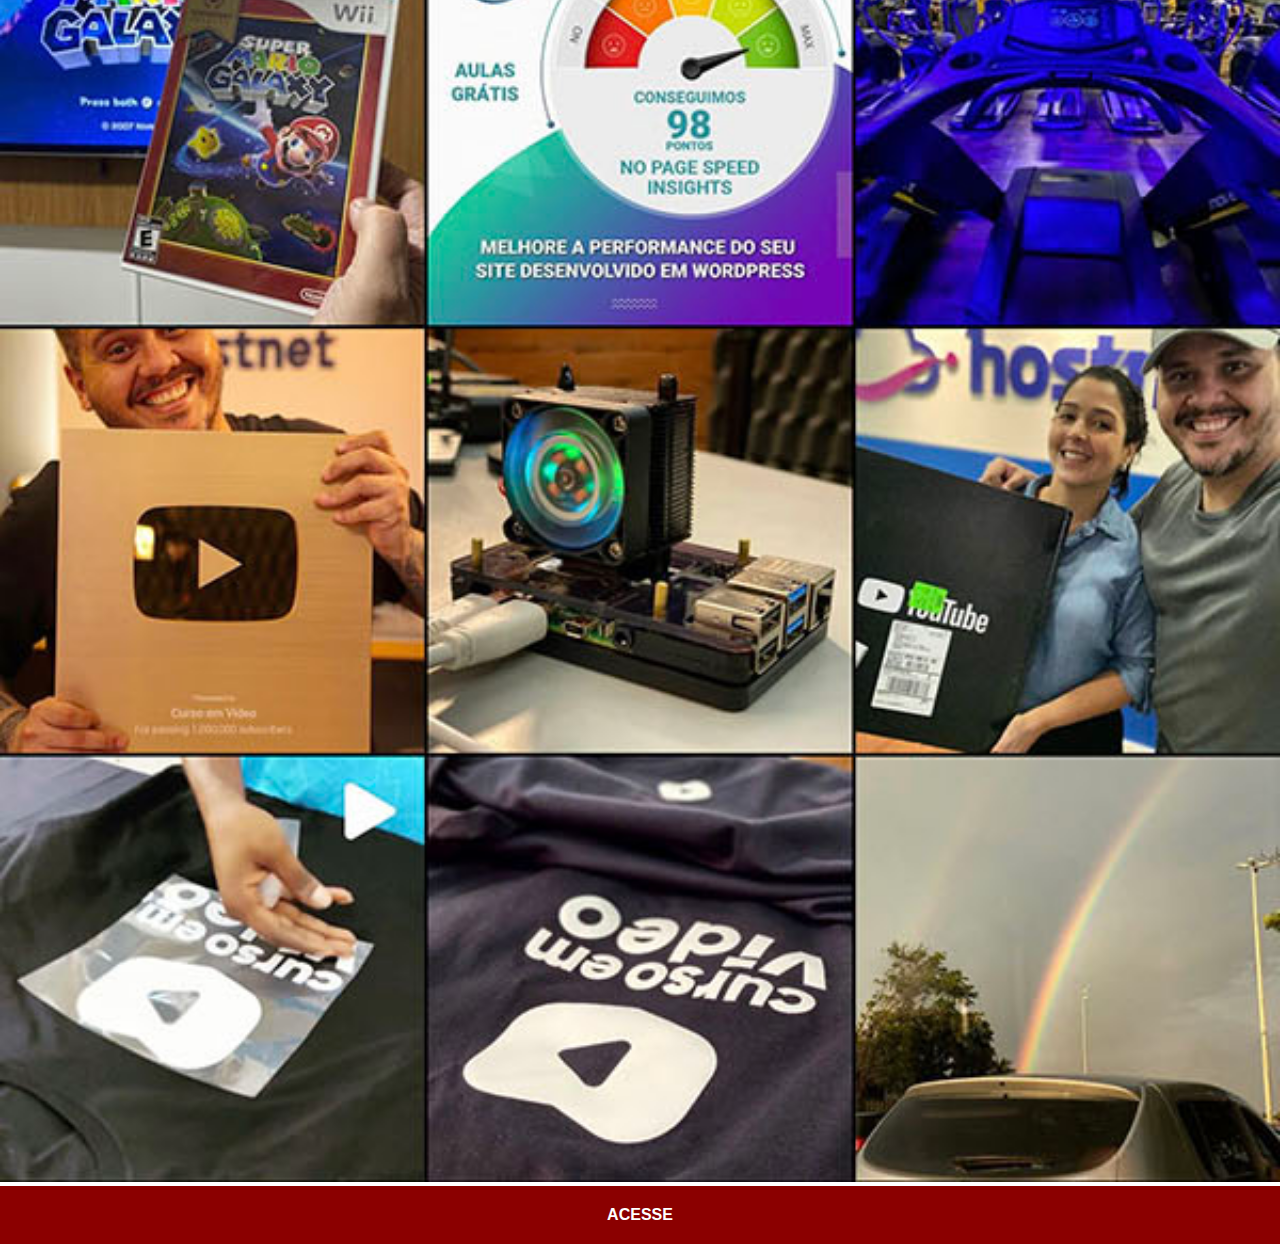
<file: instagram.html>
<!DOCTYPE html>
<html lang="pt-br">
<head>
    <meta charset="UTF-8">
    <meta name="viewport" content="width=device-width, initial-scale=1.0">
    <title>Instagram</title>
    <link rel="stylesheet" href="estilos/social.css">
</head>
<body>
    <img src="imagens/tela-instagram.jpg" alt="">
    <a href="https://www.instagram.com/gustavoguanabara/?fbclid=IwY2xjawIbJzlleHRuA2FlbQIxMAABHaGslYBq76L9-f0Mu1KjPlmVspXSFzZEm_ylfJxTmoEHGdxY6g3LMEt6Sg_aem_V-1mUsOvzg_7MZMYtrQA1Q#" target="_blank">ACESSE</a>
</body>
</html>
</file>
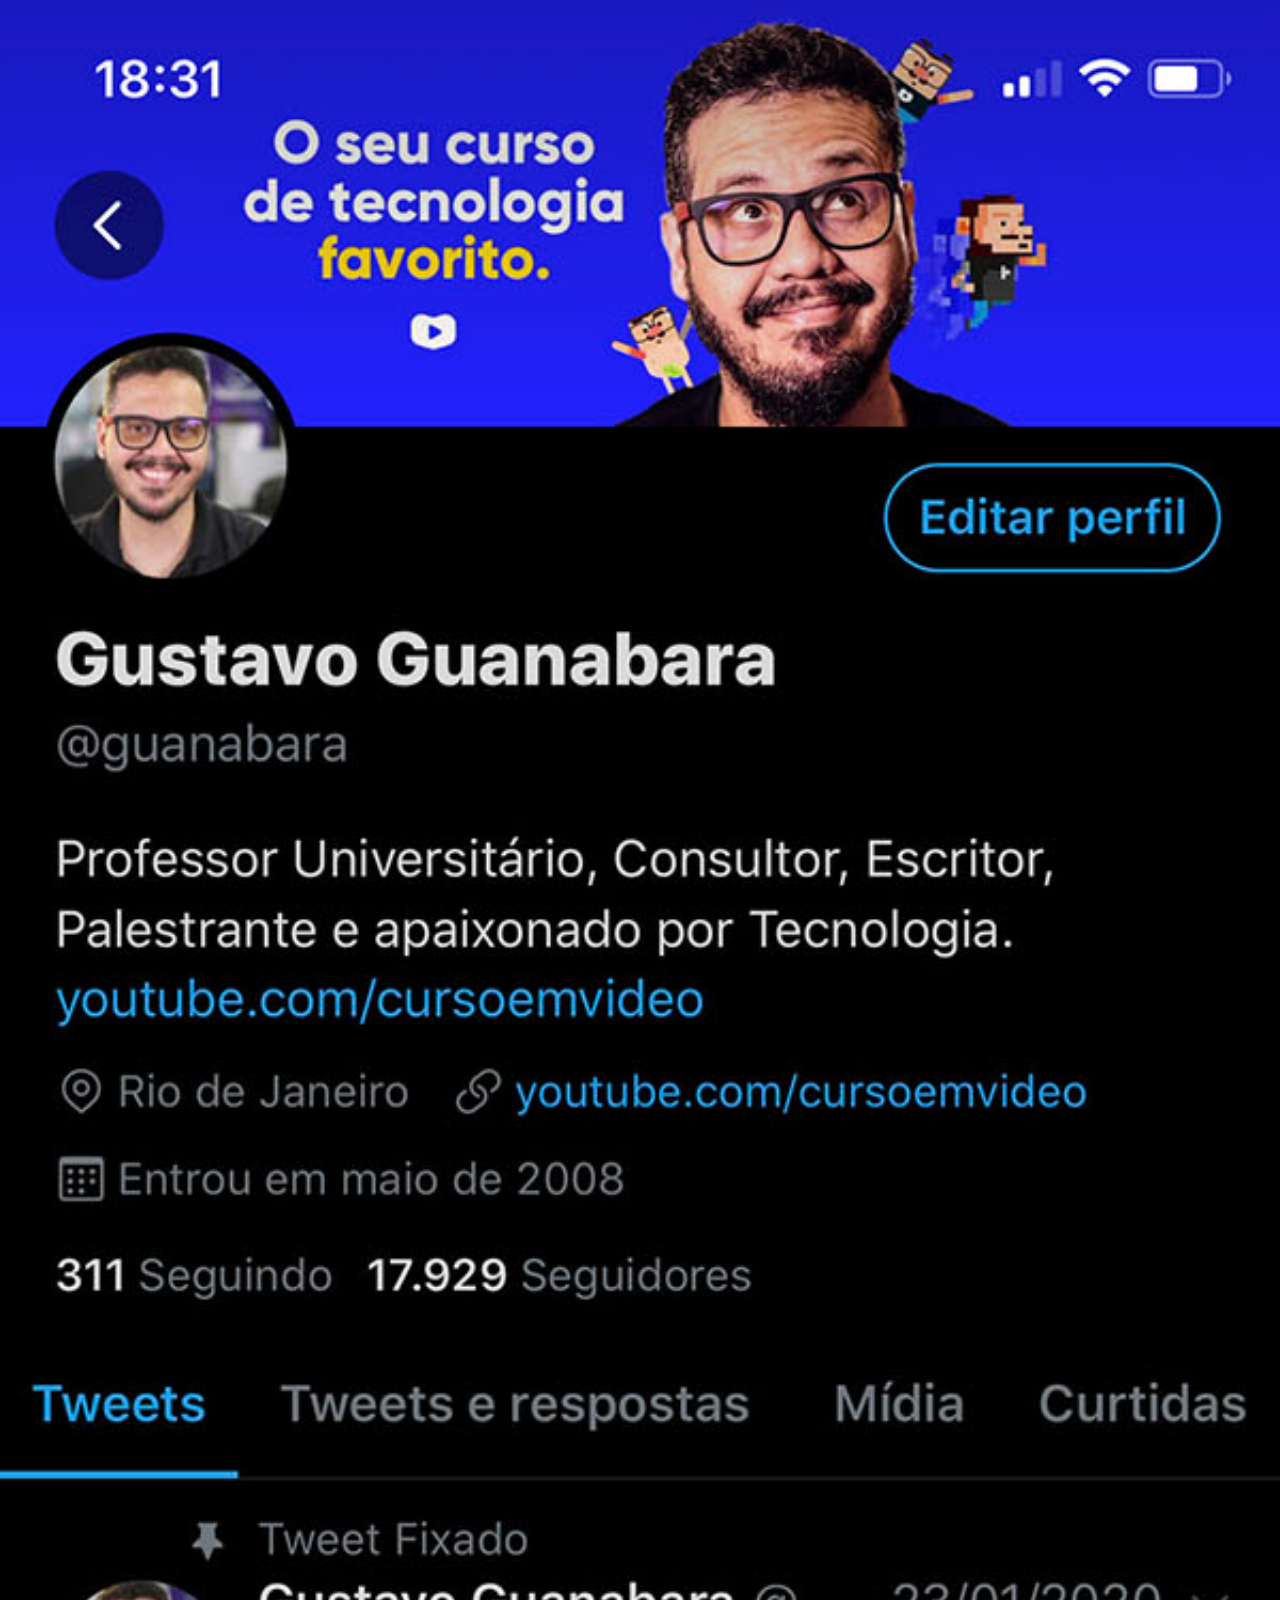
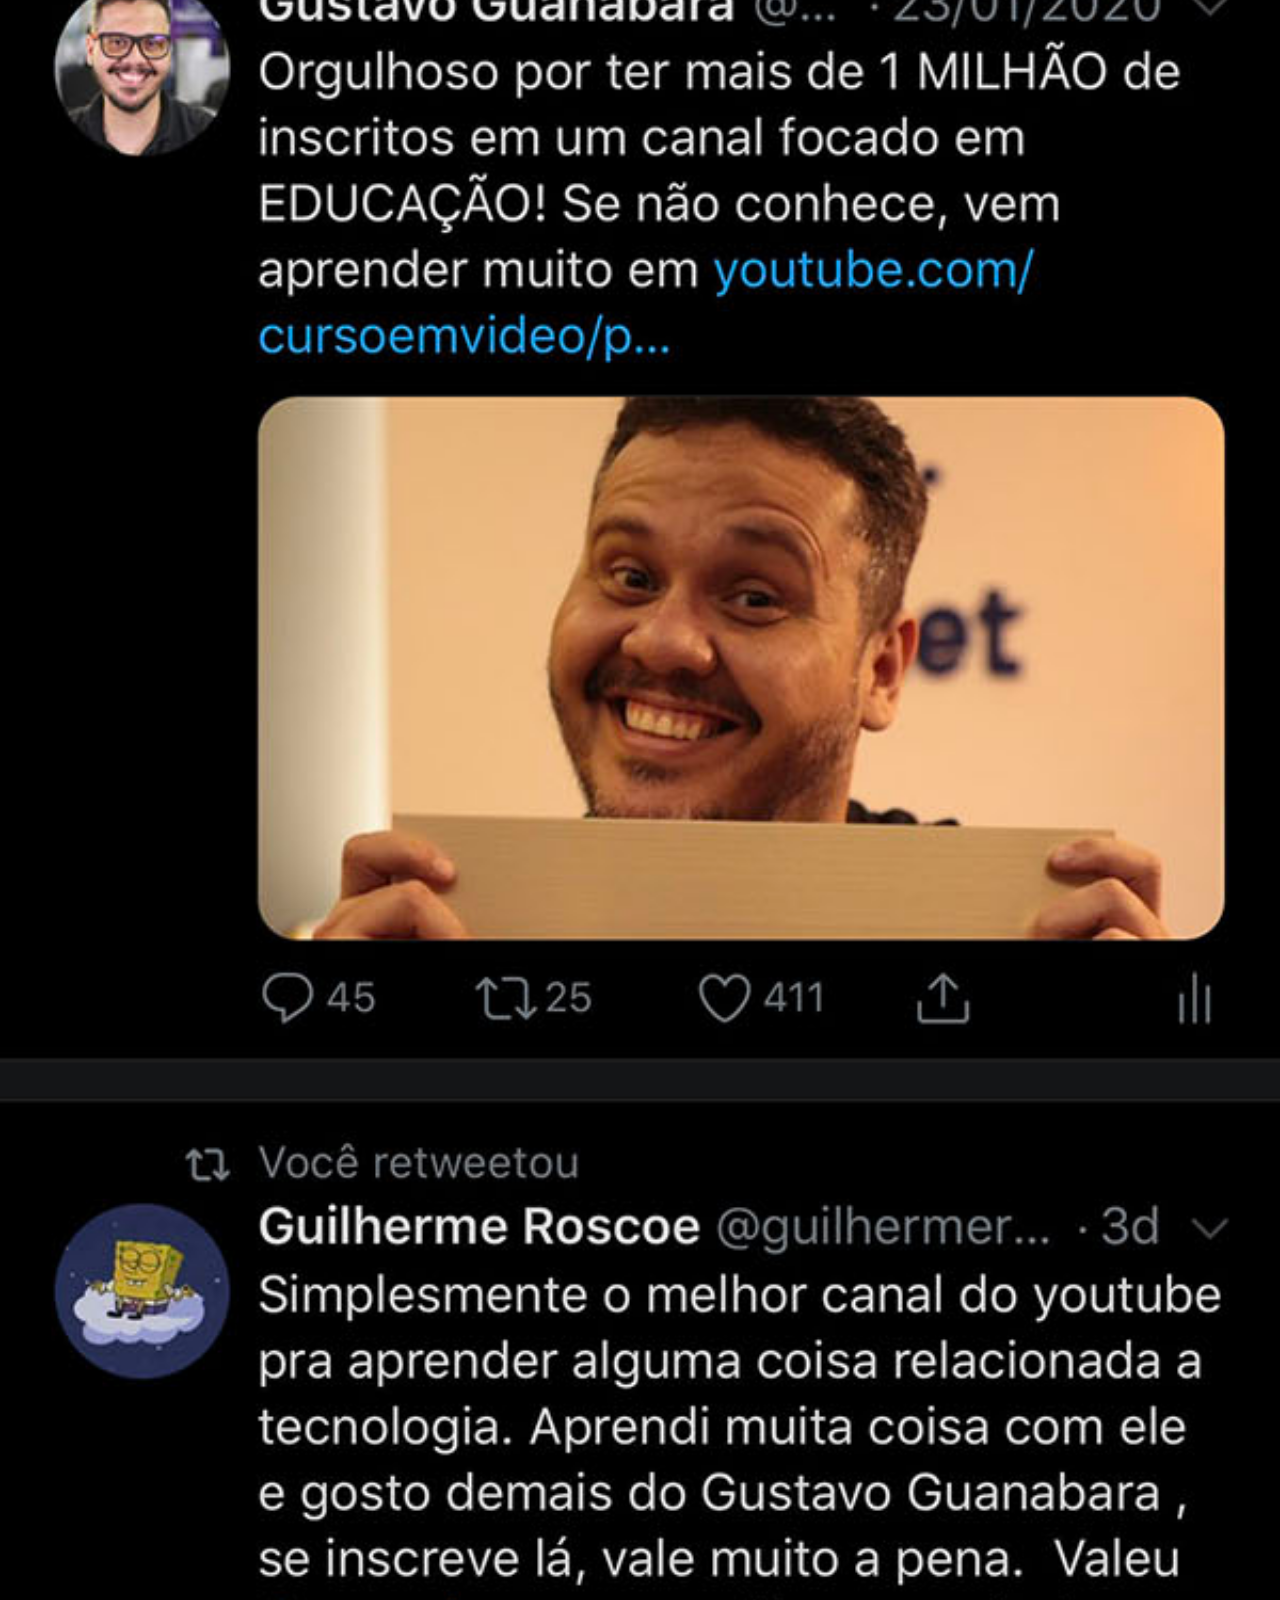
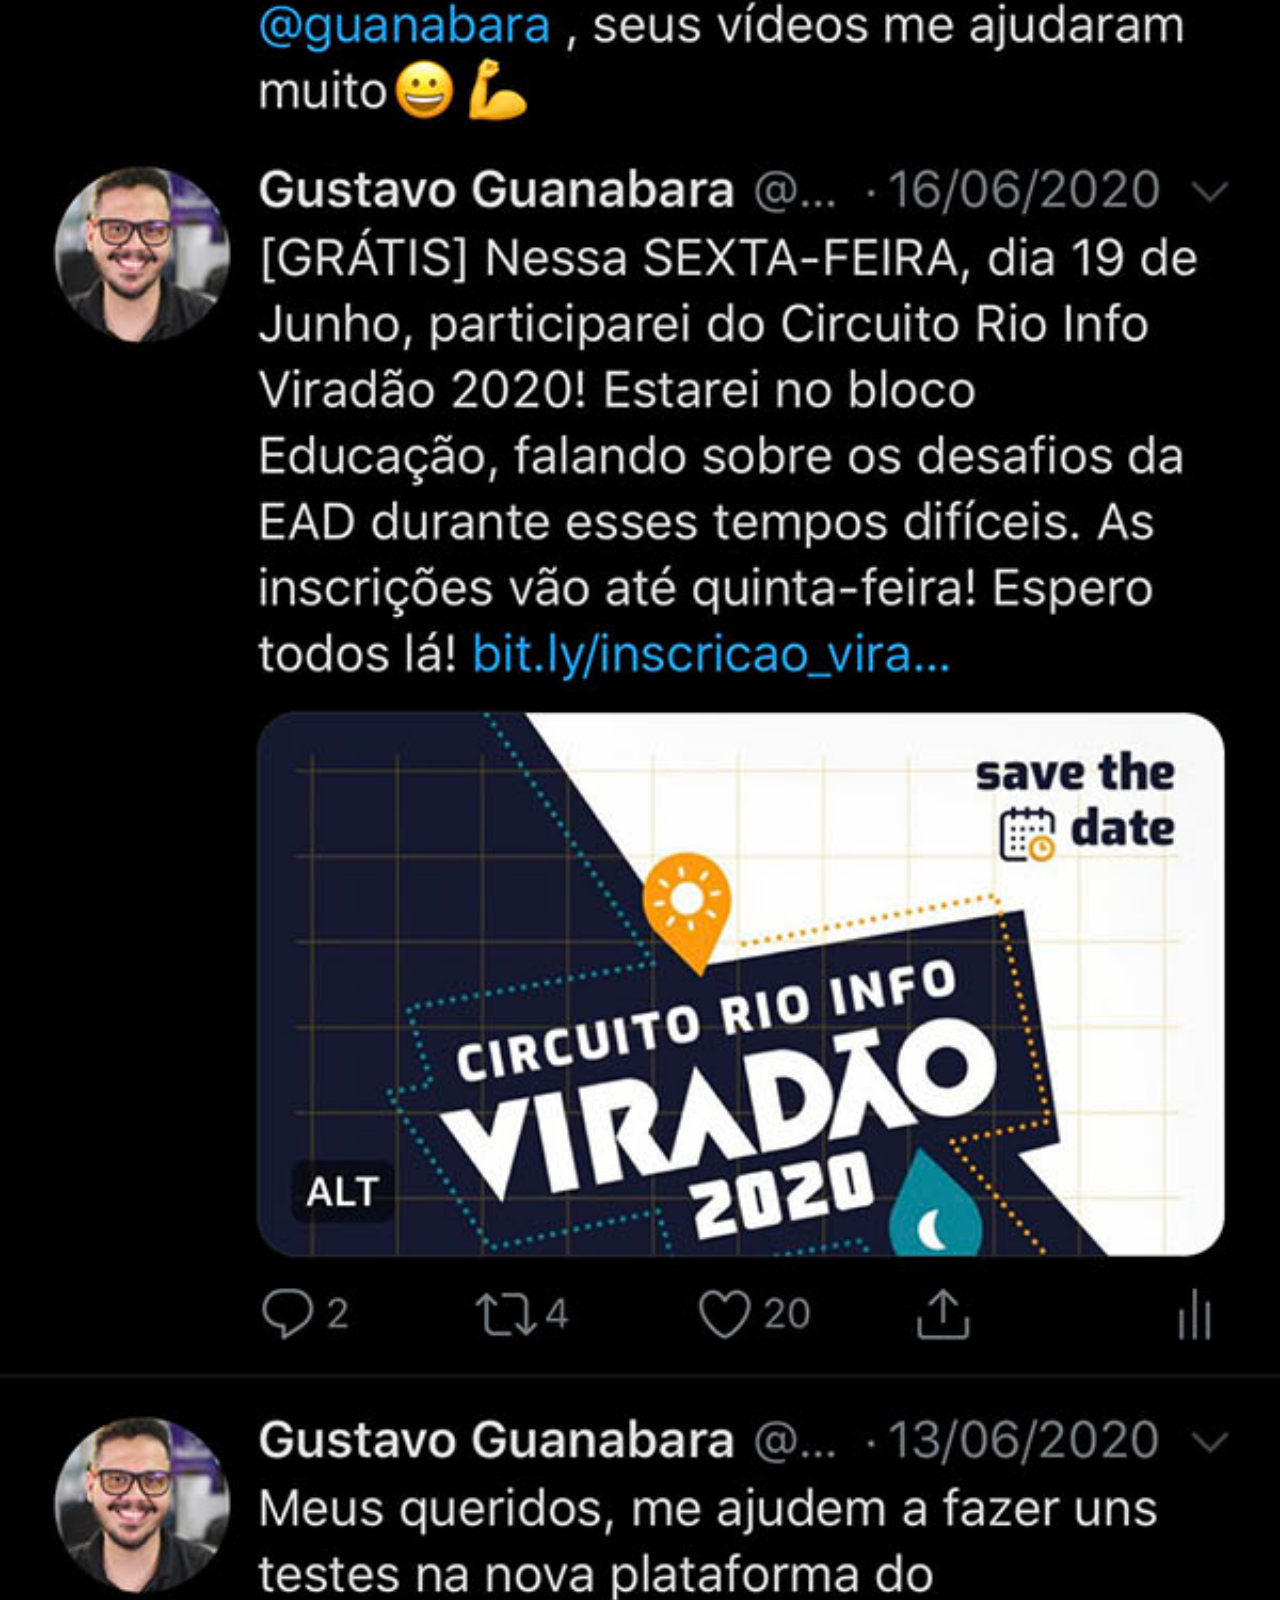
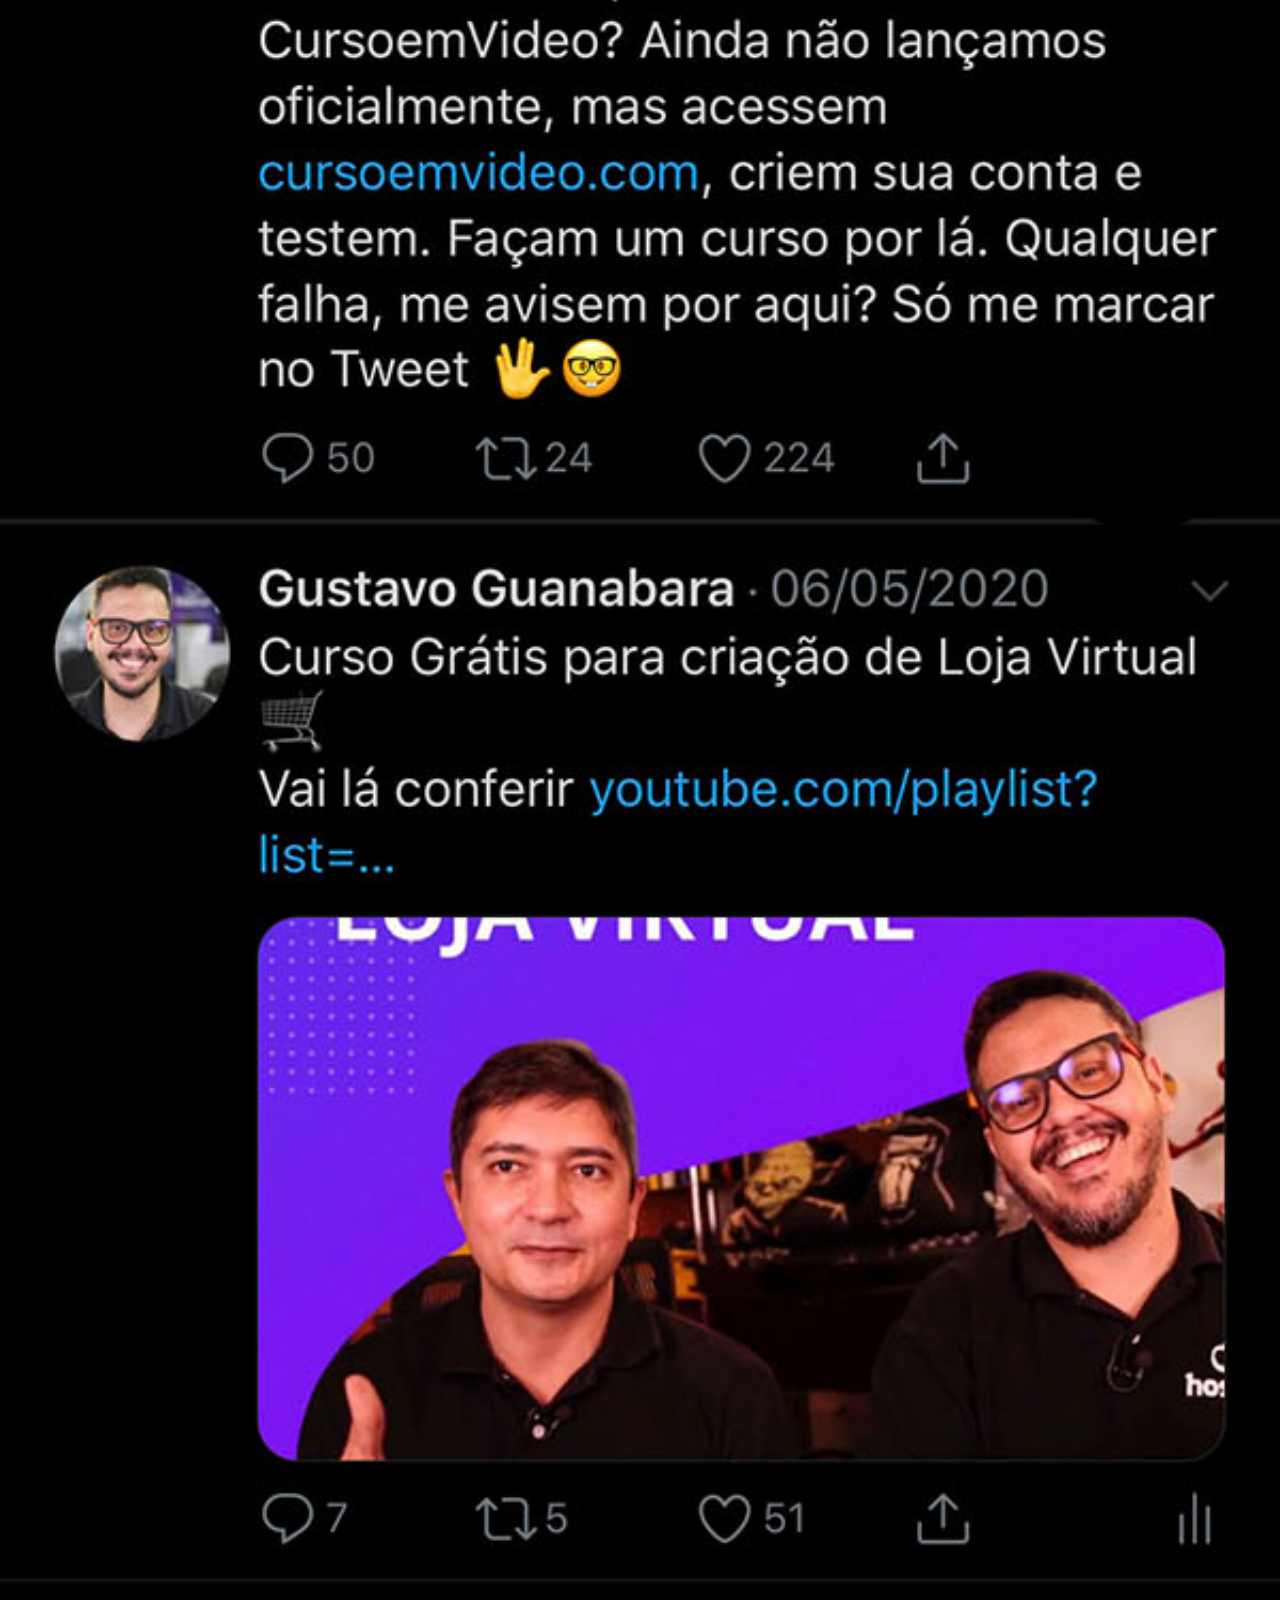
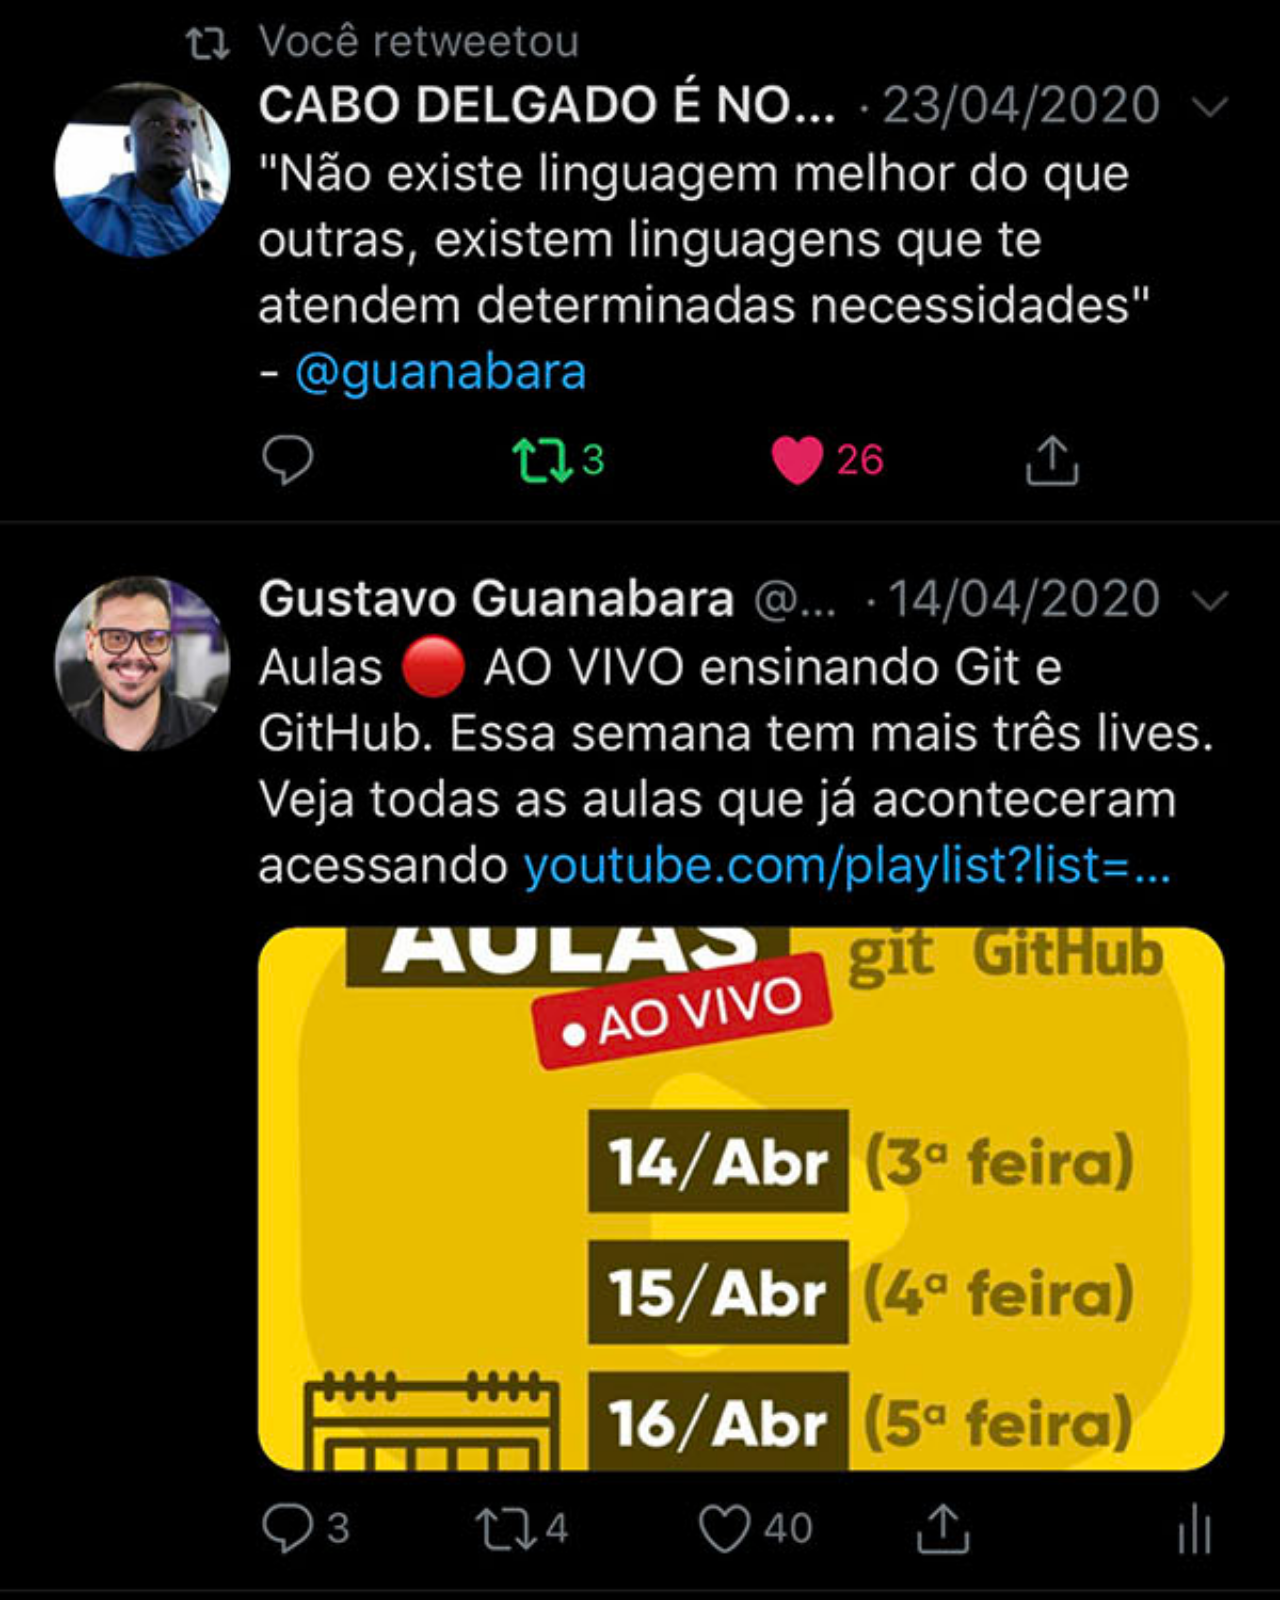
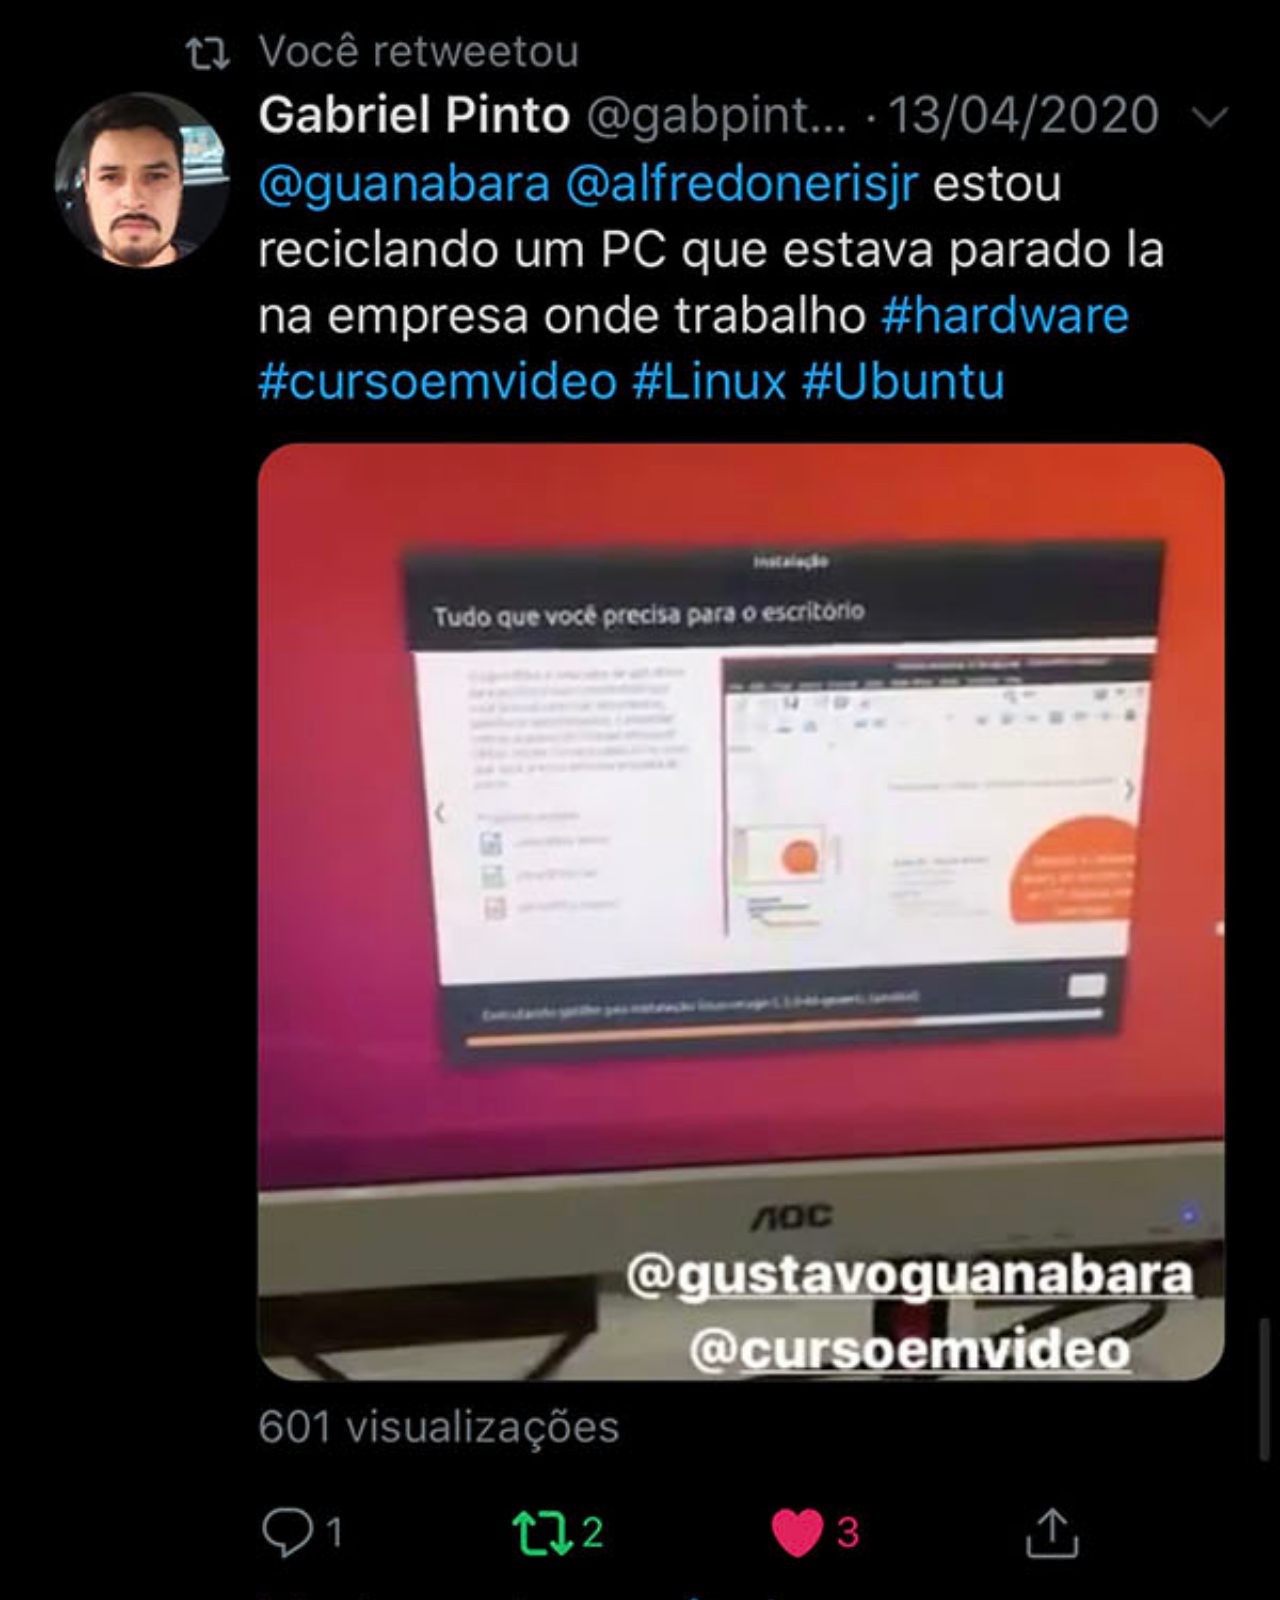
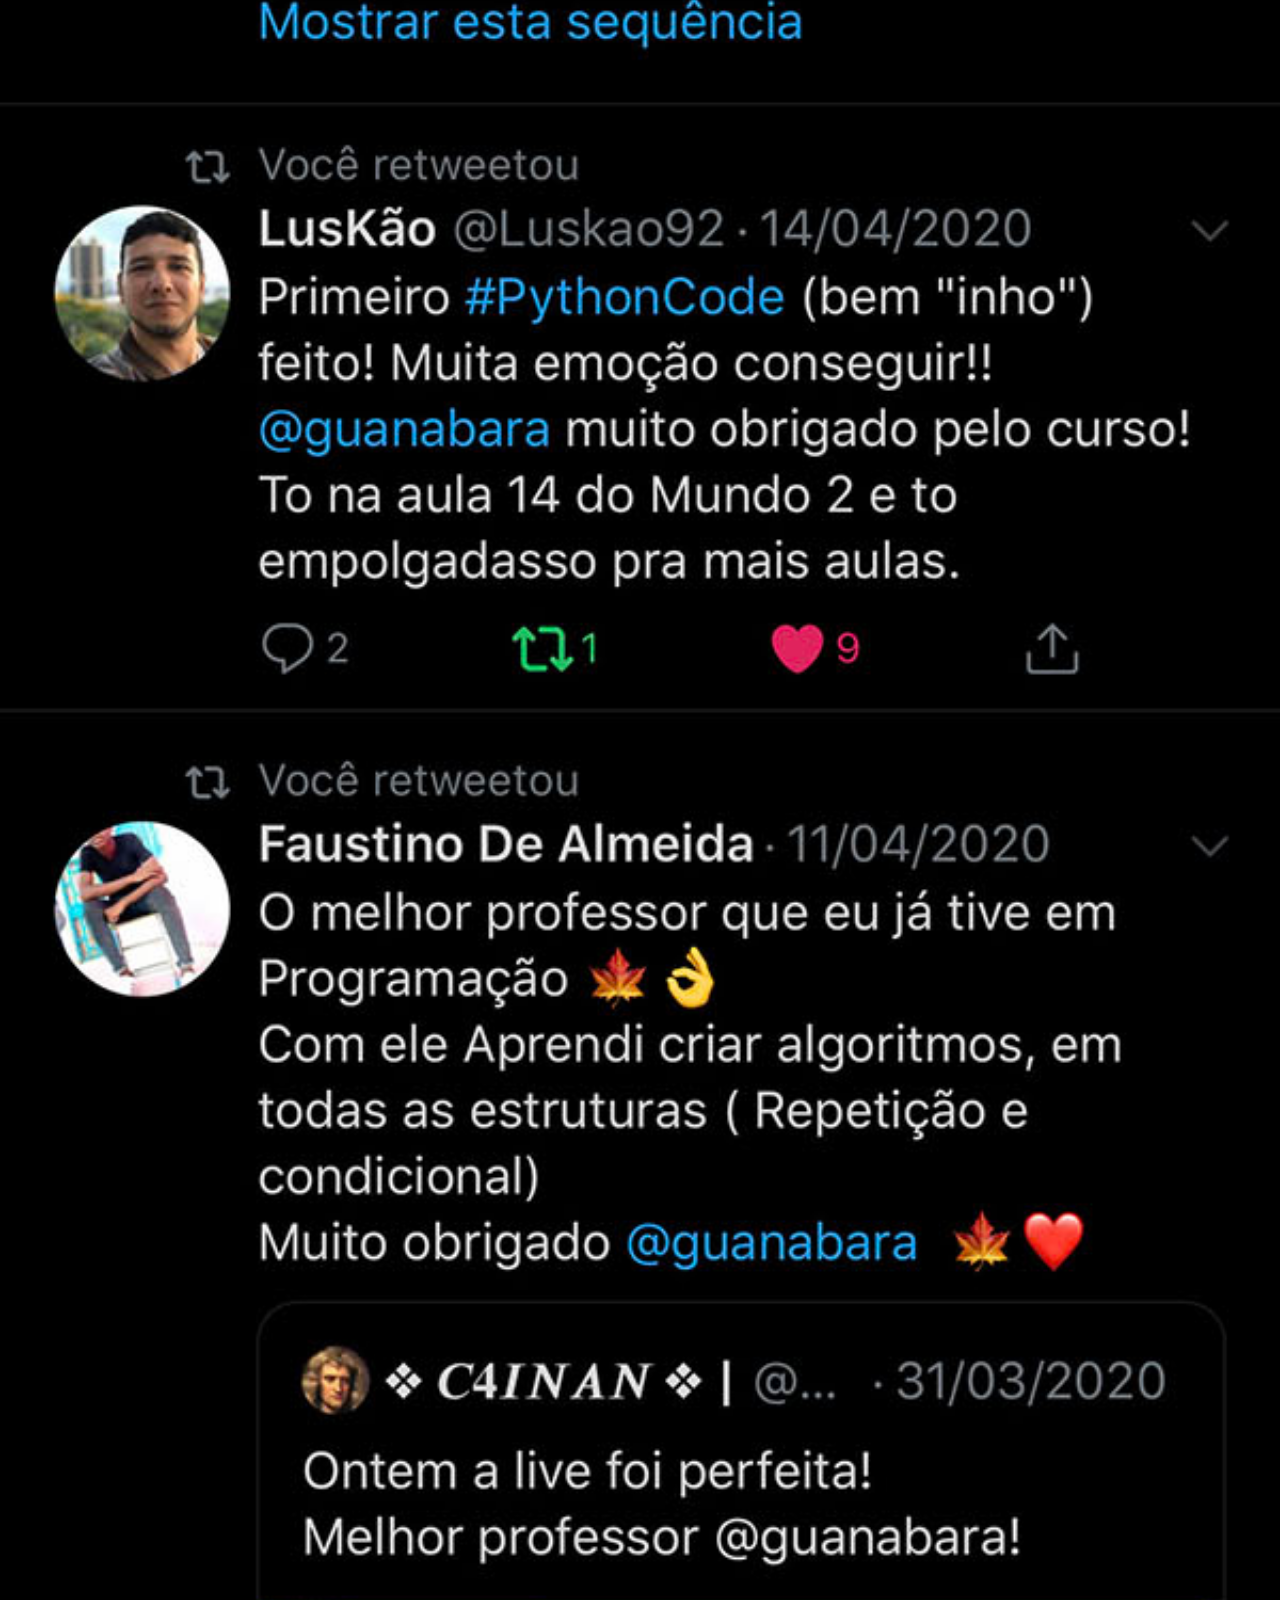
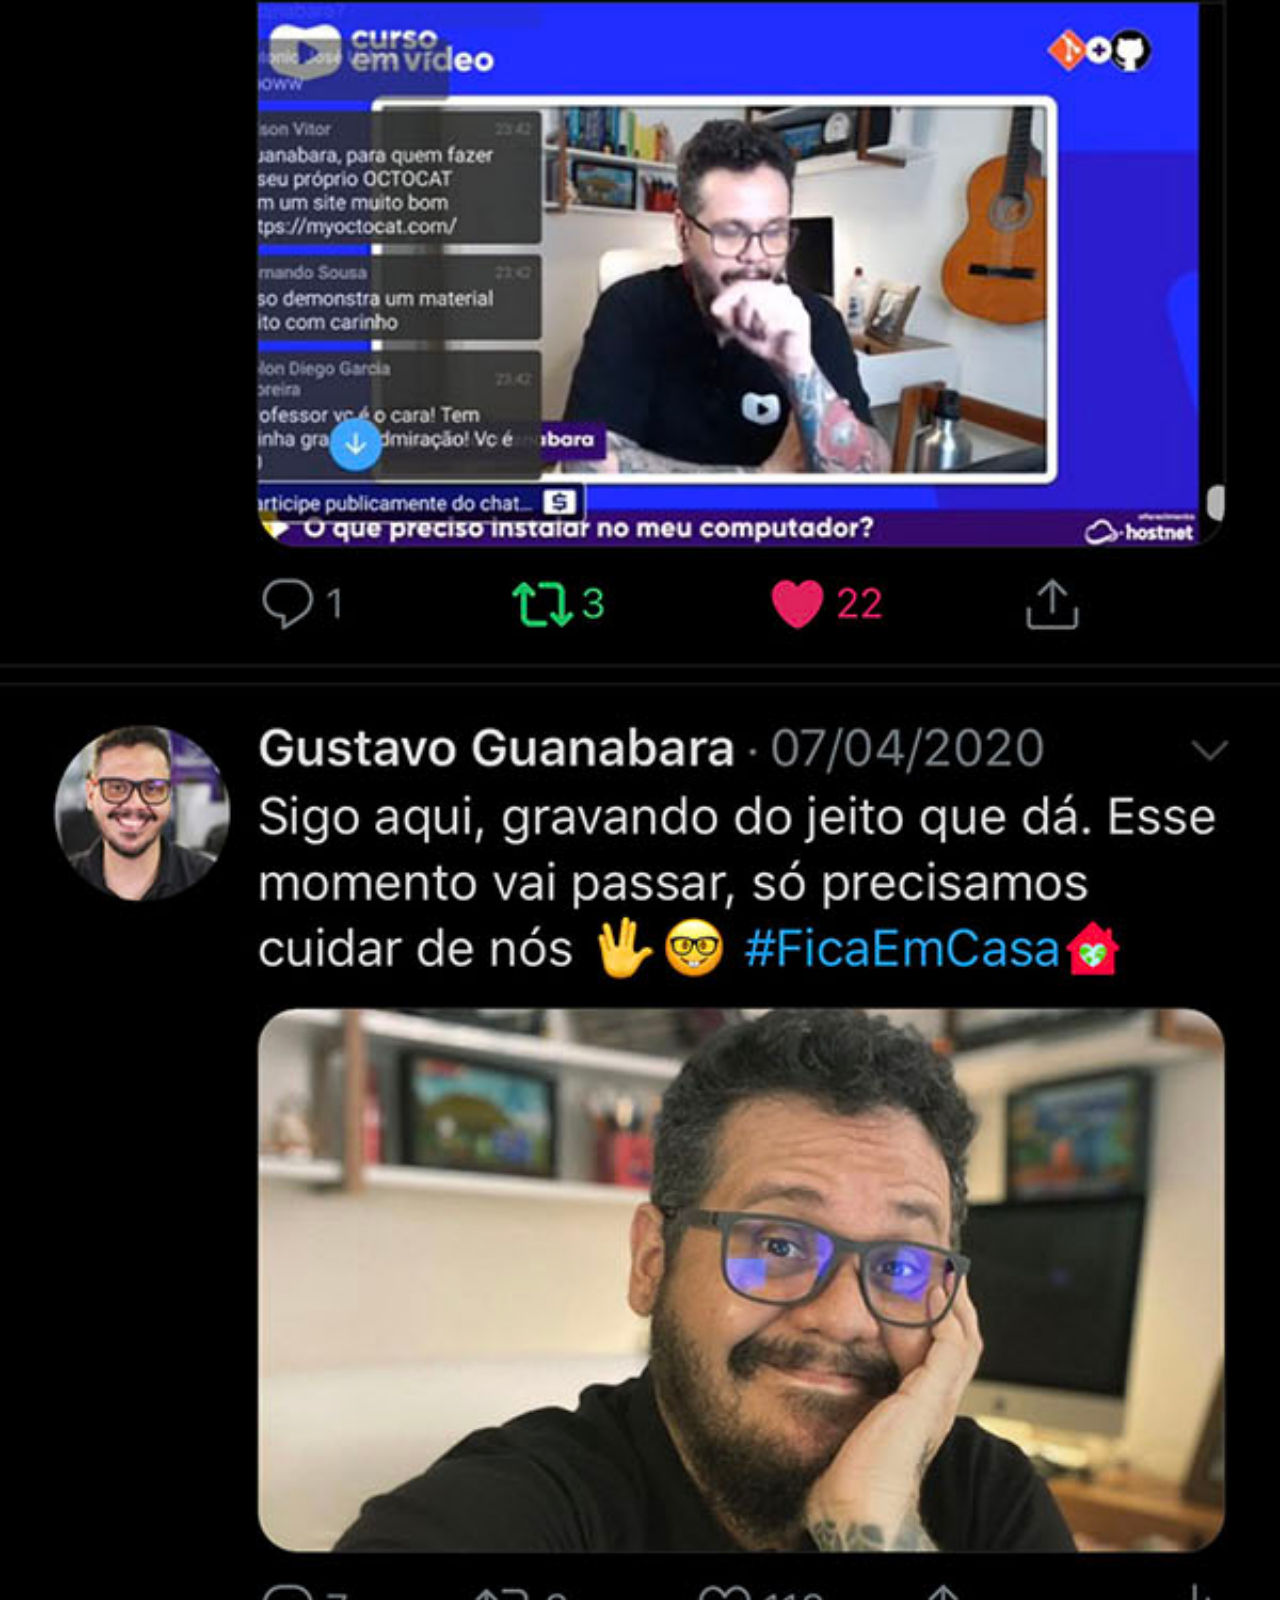
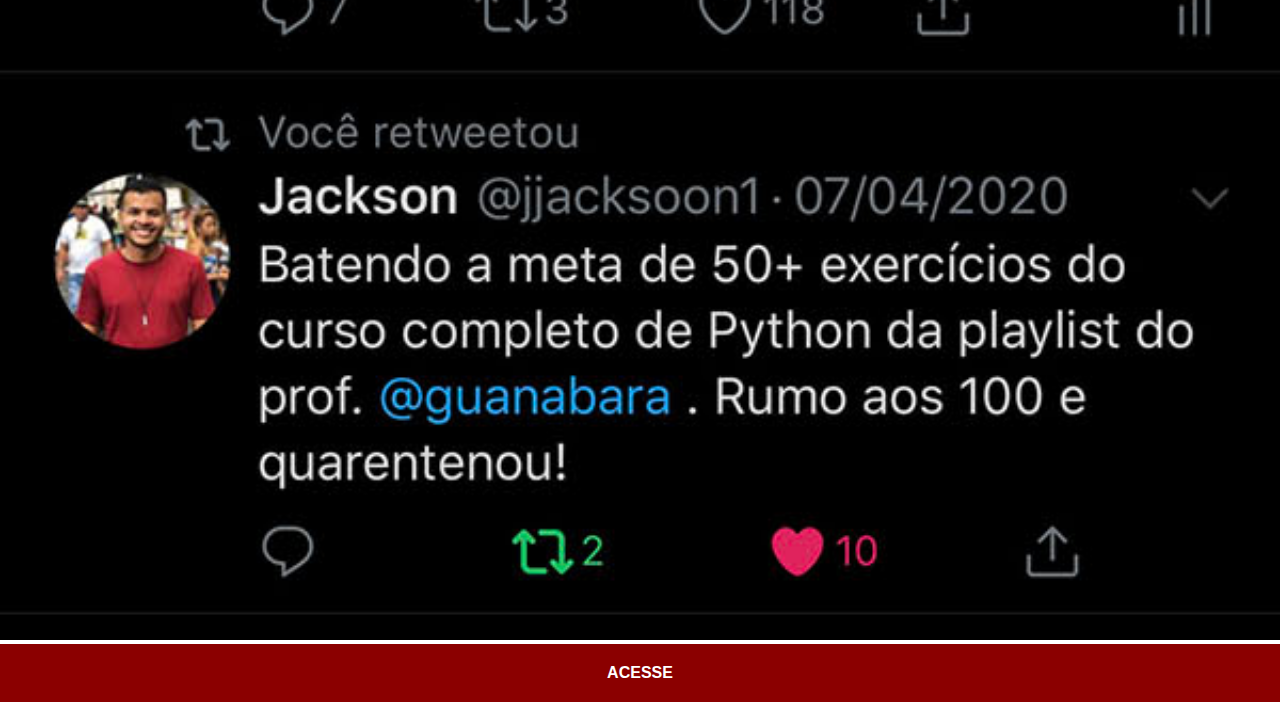
<file: twitter.html>
<!DOCTYPE html>
<html lang="pt-br">
<head>
    <meta charset="UTF-8">
    <meta name="viewport" content="width=device-width, initial-scale=1.0">
    <title>Twitter</title>
    <link rel="stylesheet" href="estilos/social.css">
</head>
<body>
    <img src="imagens/tela-twitter.jpg" alt="">
    <a href="https://x.com/guanabara" target="_blank">ACESSE</a>
</body>
</html>
</file>
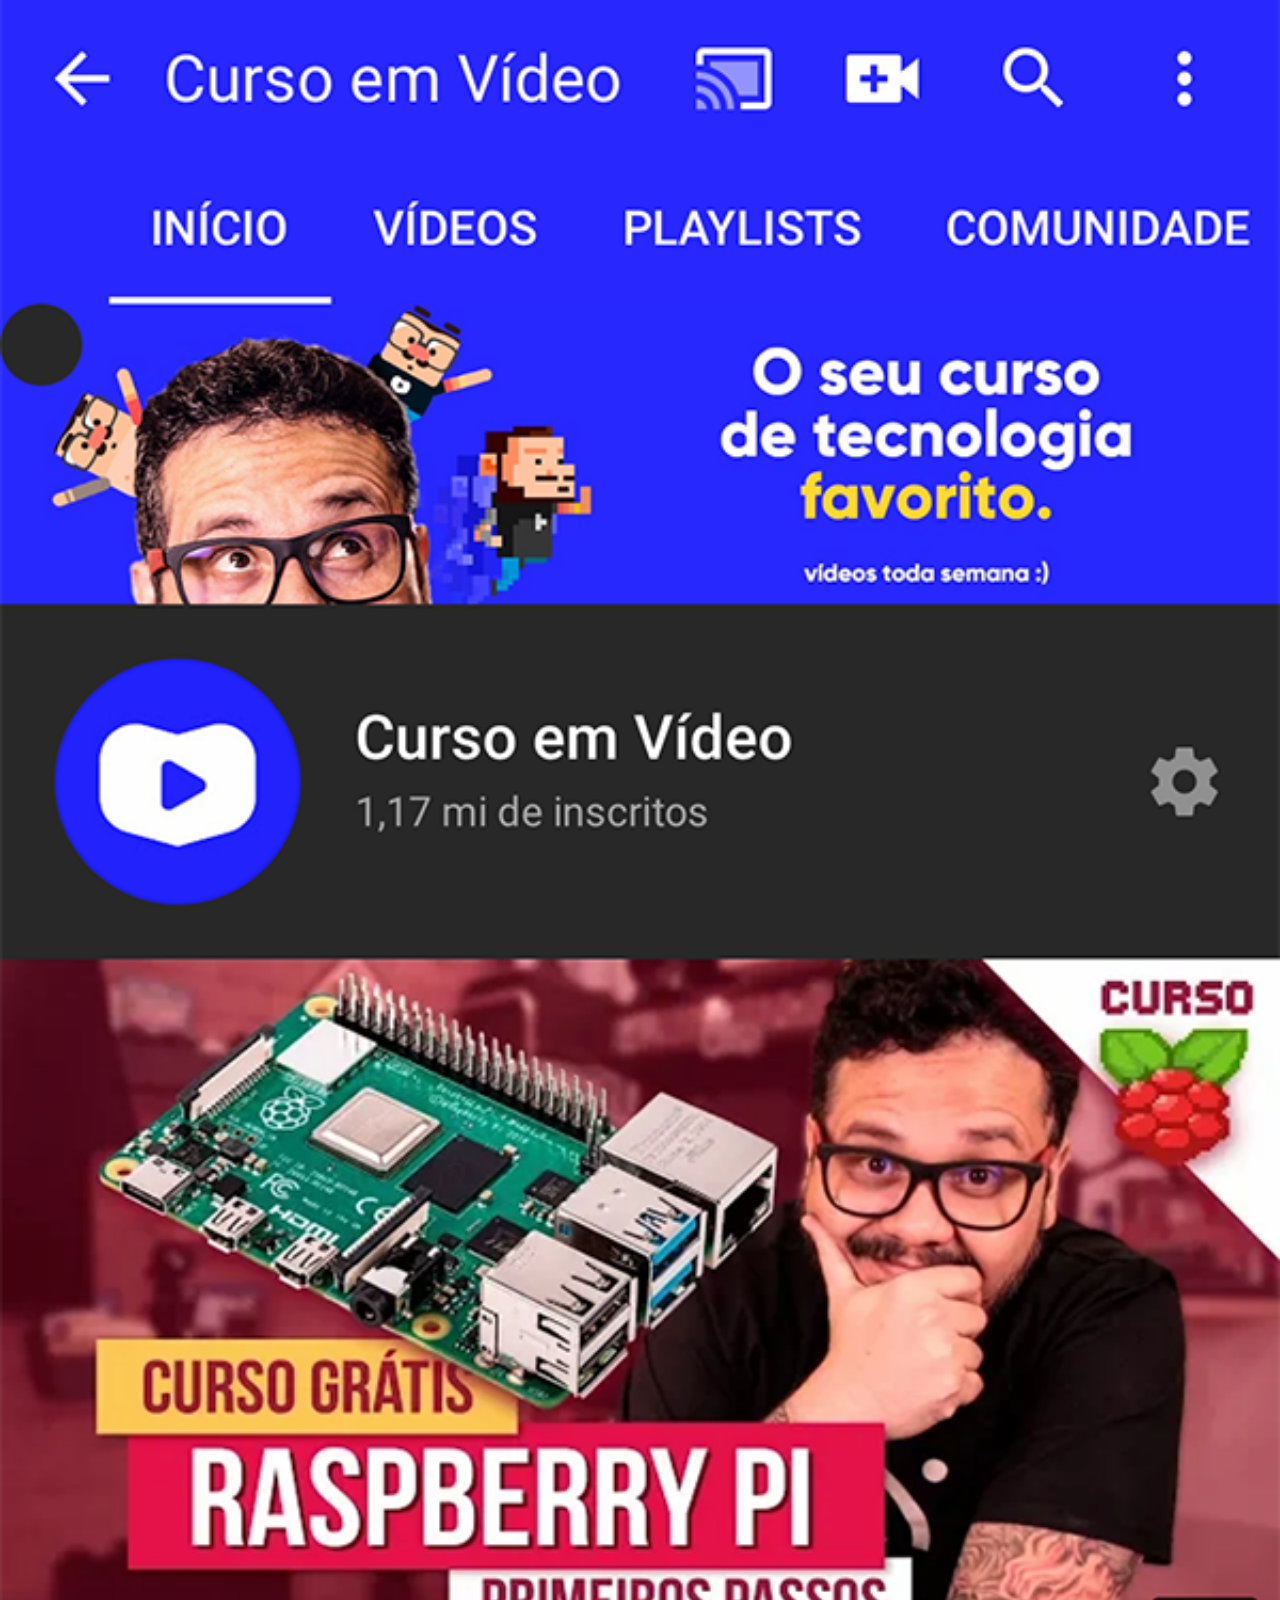
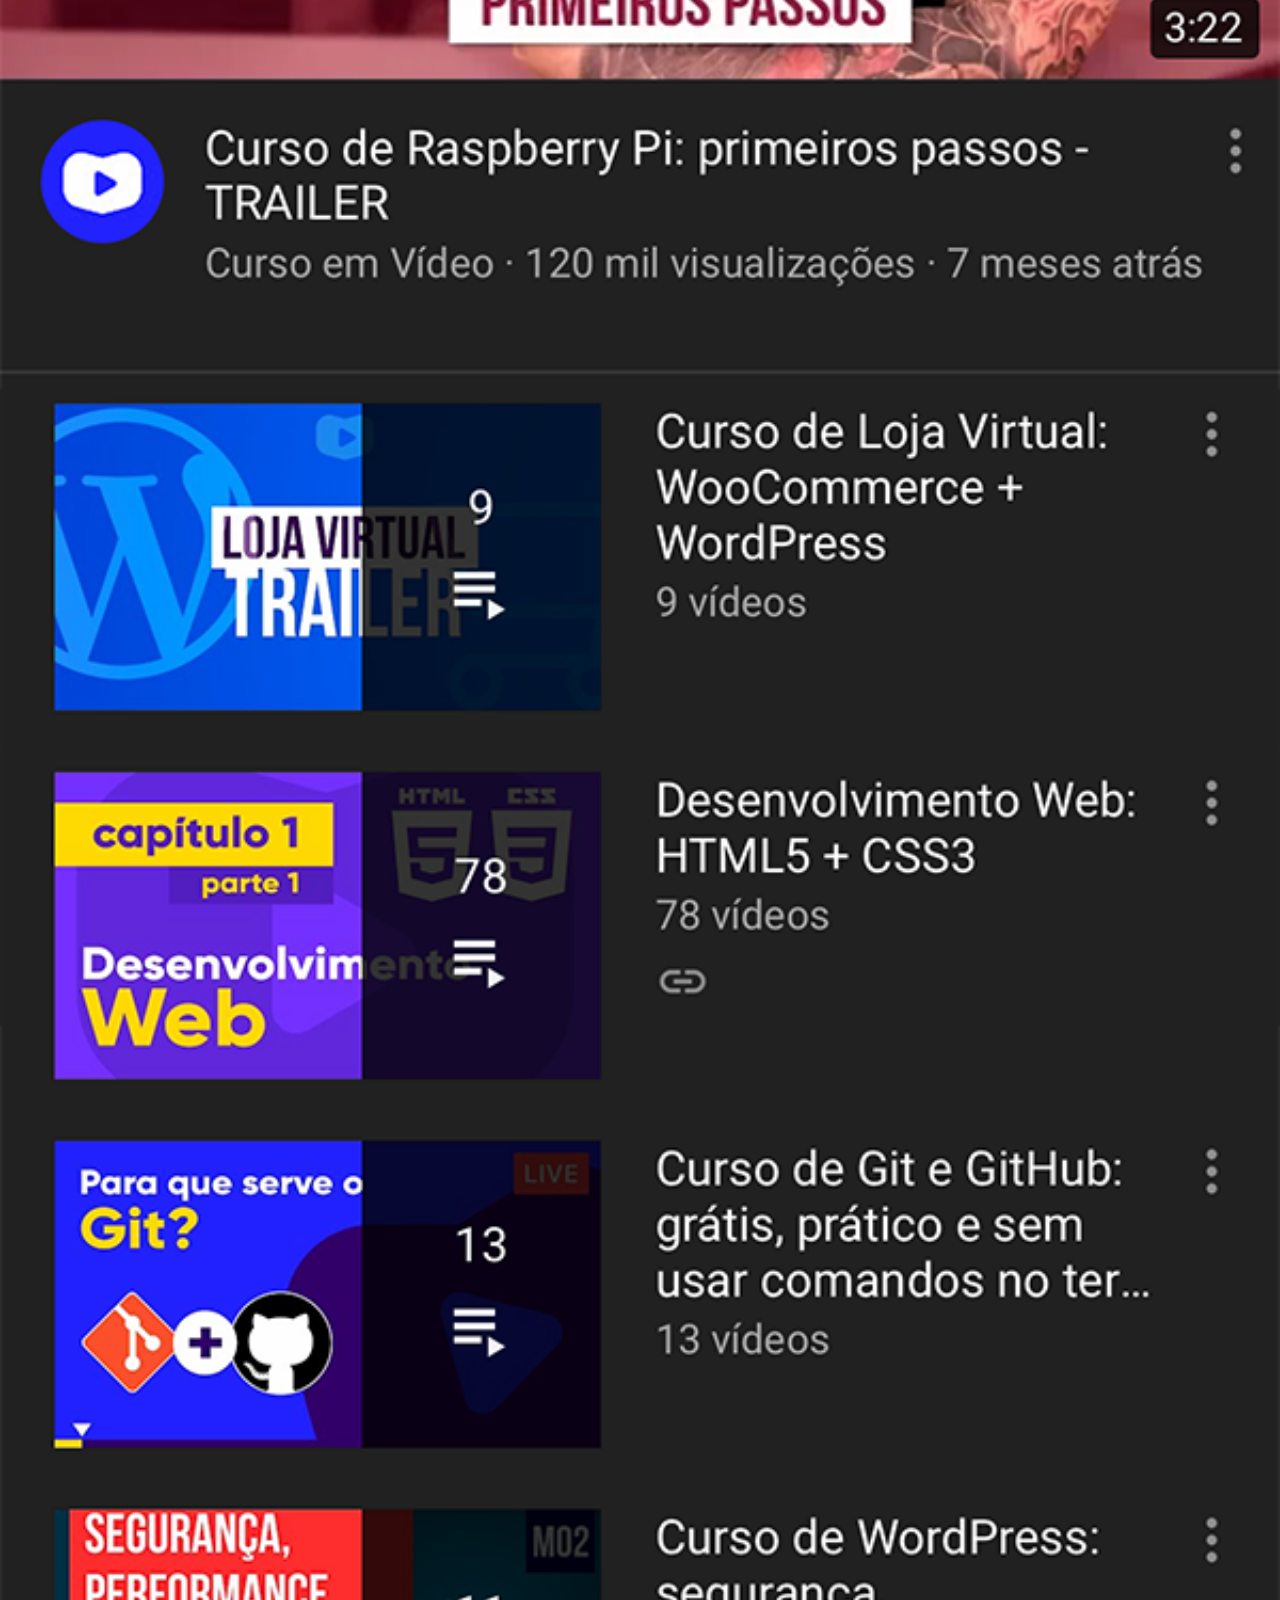
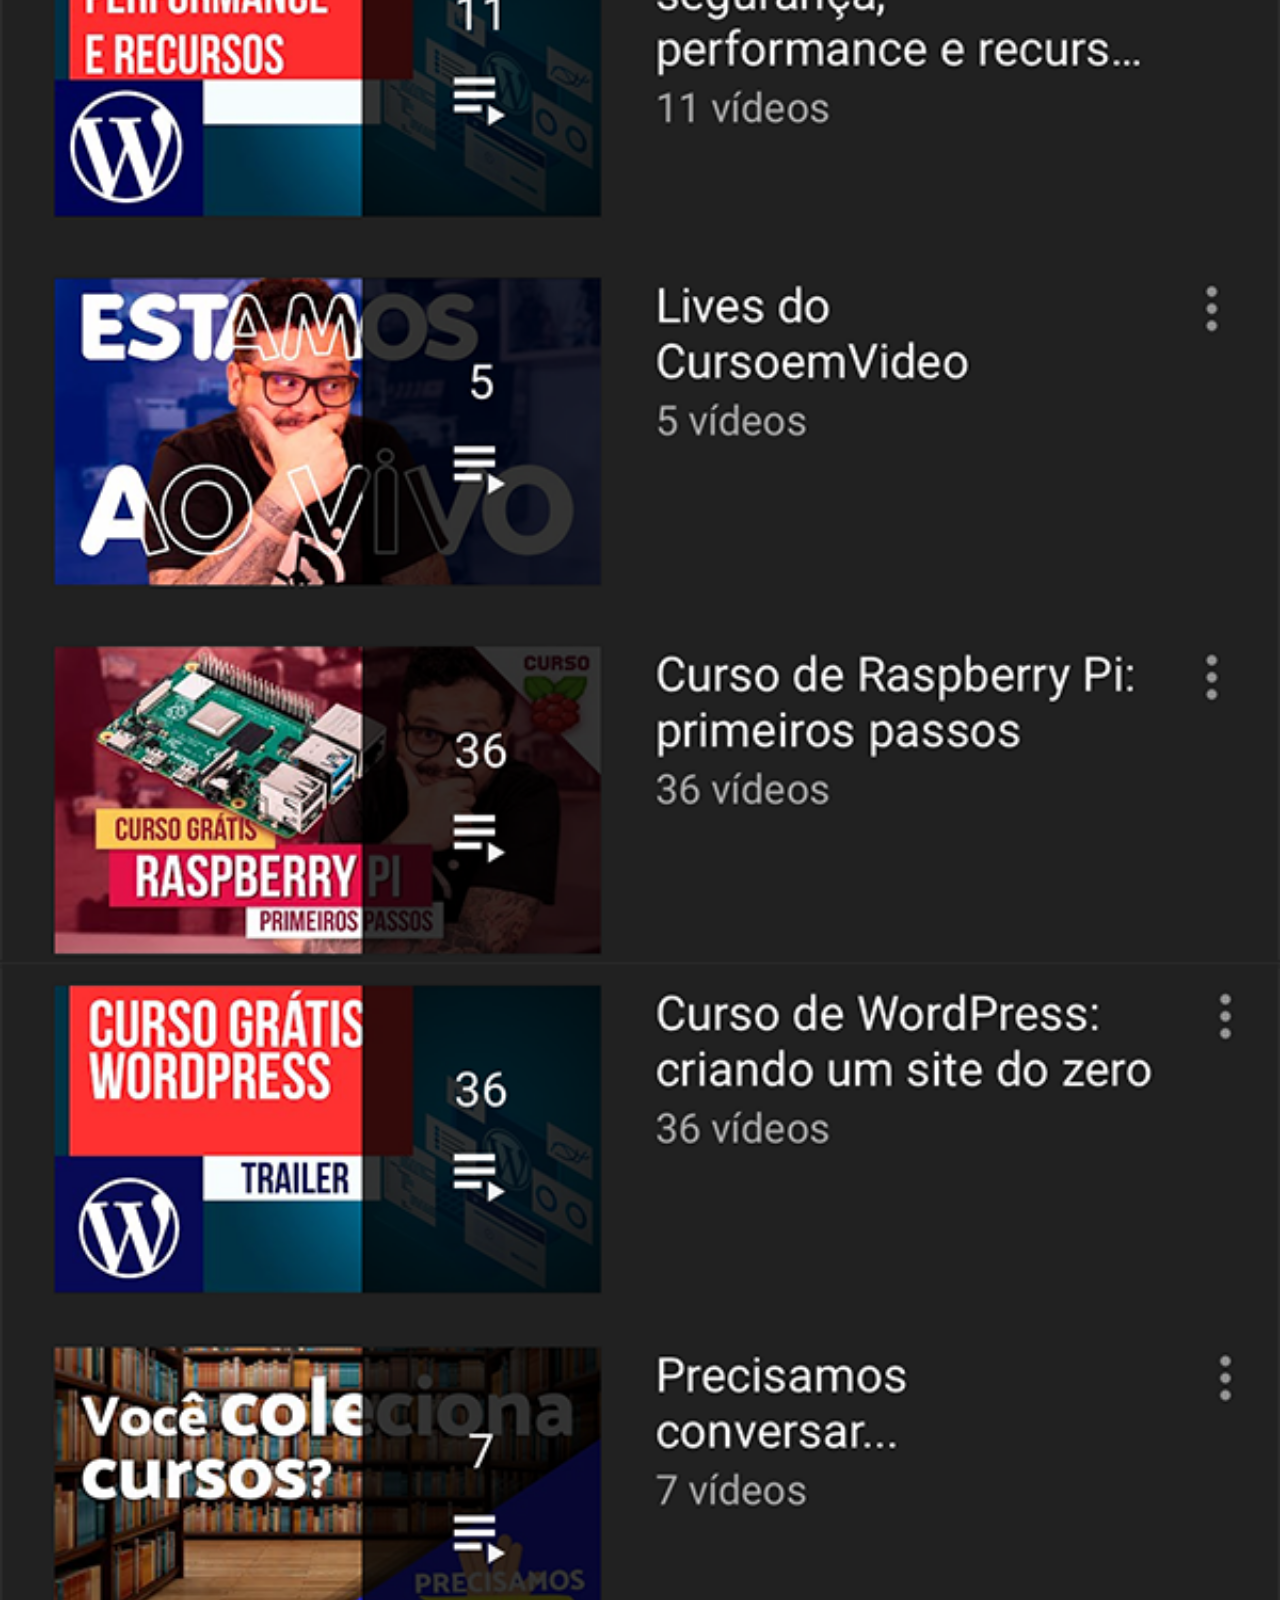
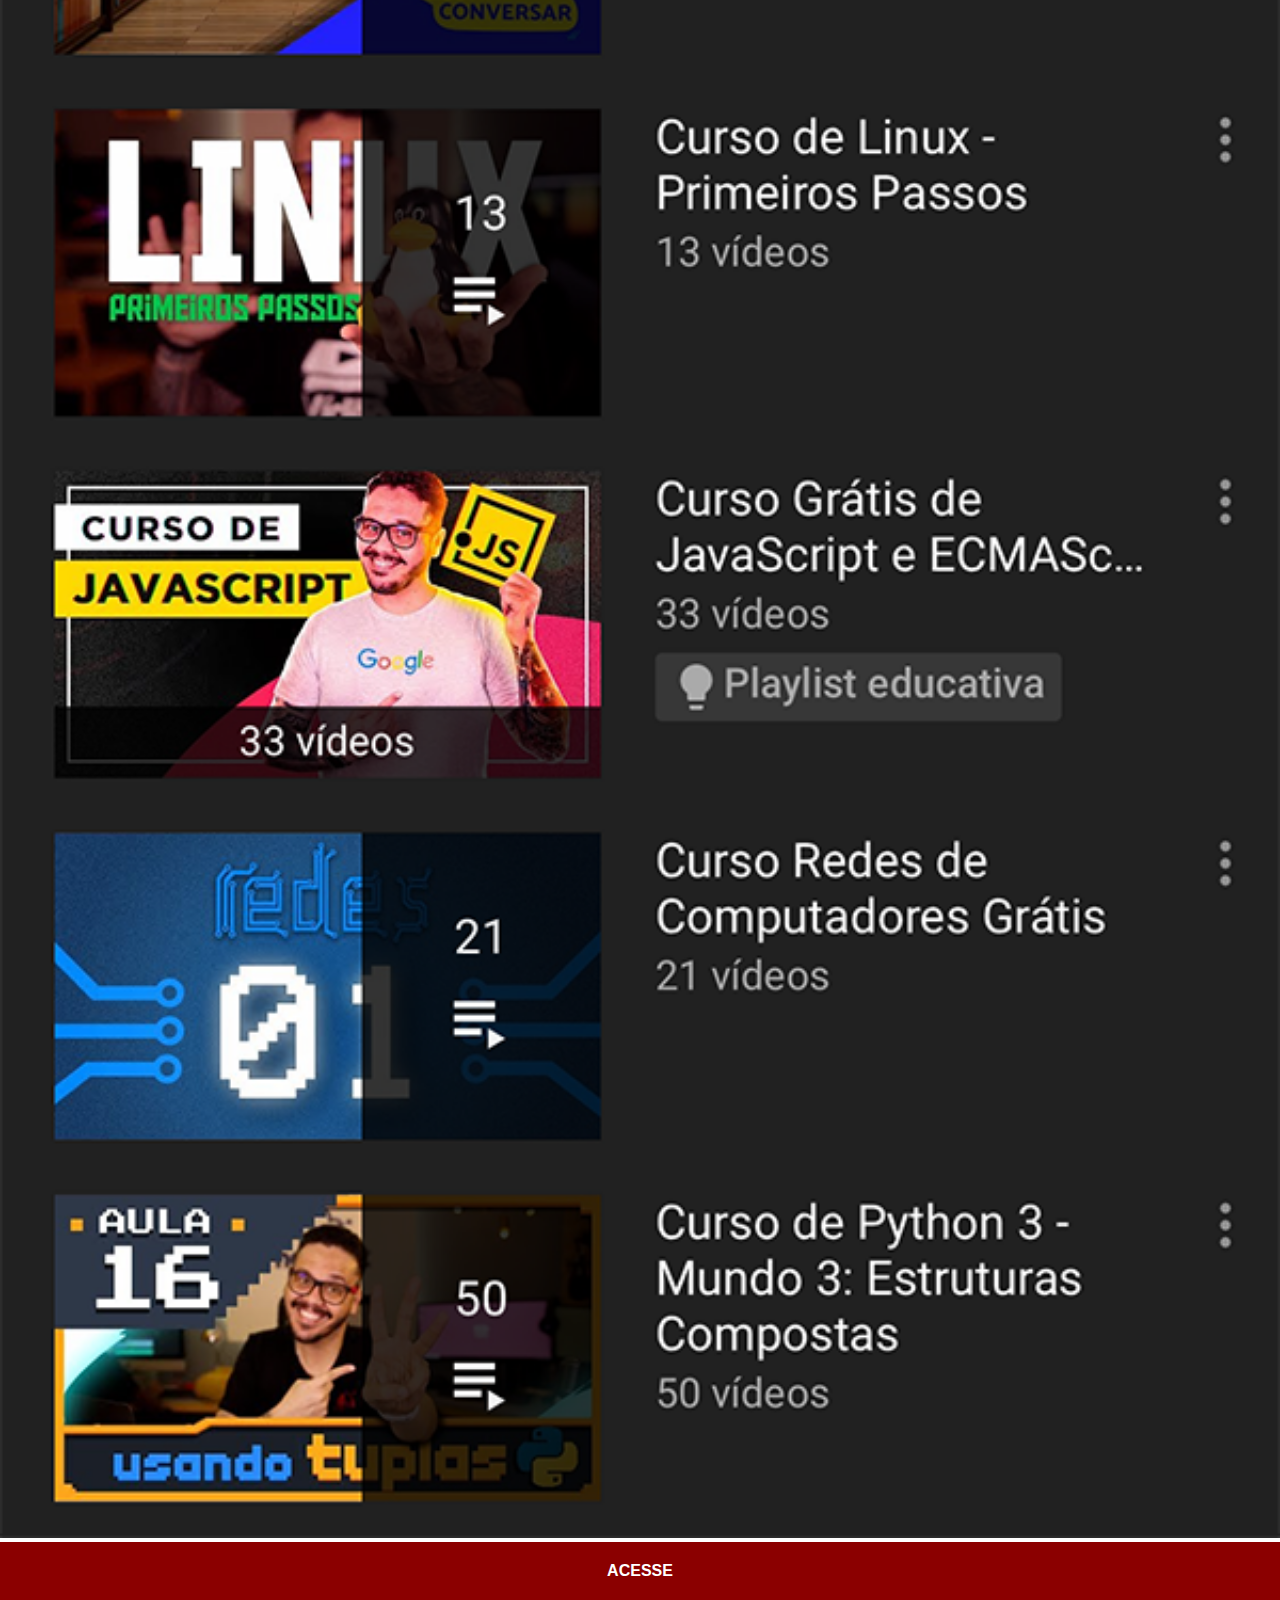
<file: youtube.html>
<!DOCTYPE html>
<html lang="pt-br">
<head>
    <meta charset="UTF-8">
    <meta name="viewport" content="width=device-width, initial-scale=1.0">
    <title>Youtube</title>
    <link rel="stylesheet" href="estilos/social.css">
</head>
<body>
    <img src="imagens/tela-youtube.png" alt="">
    <a href="https://www.youtube.com/c/CursoemV%C3%ADdeo" target="_blank">ACESSE</a>
</body>
</html>
</file>
<file: estilos/style.css>
@charset "UTF-8";

*{ /* conf. global de margin, padding e font */
    margin: 0px; /* colocando a margem de todo site em 0 */
    padding: 0px; /* colocando o padding de todo site em 0 */
    font-family: Arial, Helvetica, sans-serif;
}
html, body{ /* config. para a pagina toda e o body */
    height: 100vh; /* para usar 100% da altura da página */
    width: 100vw; /* para usar 100% da largura da página */
    background-color: black;
    background: url(../imagens/fundo-madeira.jpg) no-repeat top center/cover fixed; /* adicionou uma imagem de fundo, ela não vai repetir, vai ficar no centro e na parte de cima da tela e vai cobrir toda a parte com o "cover" */
}
main{
    height: 100vh; /* para usar 100% da altura da página */
    position: relative;
}
#telefone{
    position: absolute; /* para adicionar algo ao meio da tela */
    top: 50%; /* para adicionar algo ao meio da tela */
    left: 50%; /* para adicionar algo ao meio da tela */
    transform: translate(-50%, -50%); /* para adicionar algo ao meio da tela */
    height: 627px; /* tamanho da altura da tela */
    width: 311px; /* tamanho da largura da tela */
    background-color: aqua;
    background: url('../imagens/frame-iphone.png') no-repeat; /* adicionar a imagemn de um celular na tela */
}
#tela{
    position: relative; /* para adicionar a imagem ao meio da tela do celular*/
    top: 80px; /* para adicionar a imagem ao meio da tela do celular*/
    left: 22px; /* para adicionar a imagem ao meio da tela do celular*/
    width: 269px; /* tamanho da largura da exibição na tela */
    height: 471px; /* tamanho da altura da exibição na tela */
}
section#redes-sociais img{
    width: 50px; /* tamanho da imagem dos botões redondos */
    margin: 10px; /* margem nos botões */
    border-radius: 50%; /* para deixar uma imagem redonda */
    box-shadow: 2px 2px 5px rgba(0, 0, 0, 0.356);
    box-sizing: border-box; /* para a borda fazer parte da caixa */
}
section#redes-sociais img:hover{
    border: 2px solid rgba(255, 255, 255, 0.767); /* para quando o mouse passar encima mostrar uma borda branca */
    transform: translate(-5px, -5px); /* para fazer uma movimentação para cima e para a esquerda quando passar o mouse encima */
    box-shadow: 5px 5px 10px rgba(0, 0, 0, 0.466); /* para adicionar uma borda quando passar o mouse encima */
    transition: transform .5s, border .5s; /* para ter um delay de 0.5s quando passar o mouse encima */
}
</file>
<file: estilos/social.css>
@charset "UTF_8";

*{ /* conf. global de margin, padding e font */
    margin: 0px; /* colocando a margem de todo site em 0 */
    padding: 0px; /* colocando o padding de todo site em 0 */
    font-family: Arial, Helvetica, sans-serif;
}
::-webkit-scrollbar{ /* para tirar a barra de rolagem */
    width: 0px; /* para tirar a barra de rolagem */
    height: 0px; /* para tirar a barra de rolagem */
}
a{
    display: block; /* para virar uma boxlevel */
    background-color: darkred;
    color: white;
    padding: 20px;
    text-align: center; /* para texto ficar ao meio */
    font-weight: bolder; /* para deicar a font em negrito */
    text-decoration: none; /* para tirar a decoração do link */
}
img{
    width: 100vw; /* para imagem ocupar 100% da tela */
}
a:hover{ /* para quando passar o mouse encima */
    background-color: red;
}
</file>
